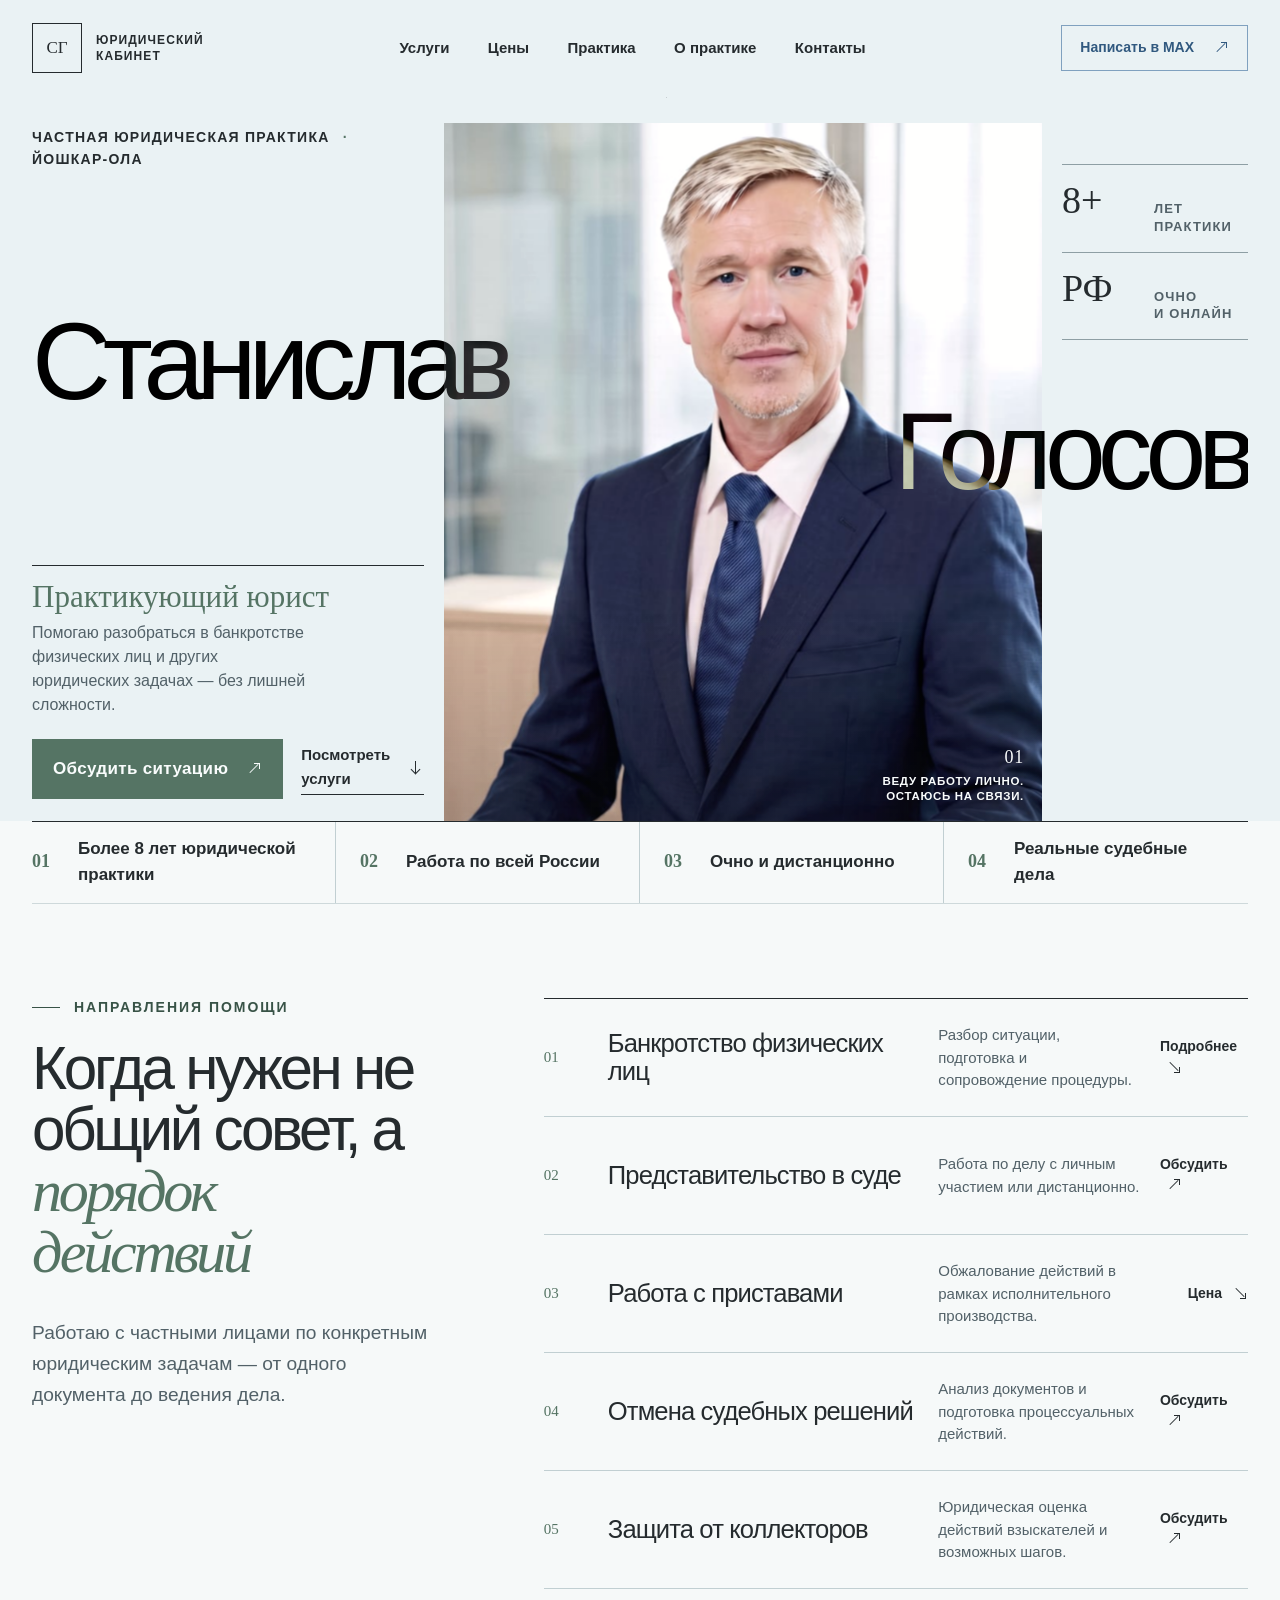
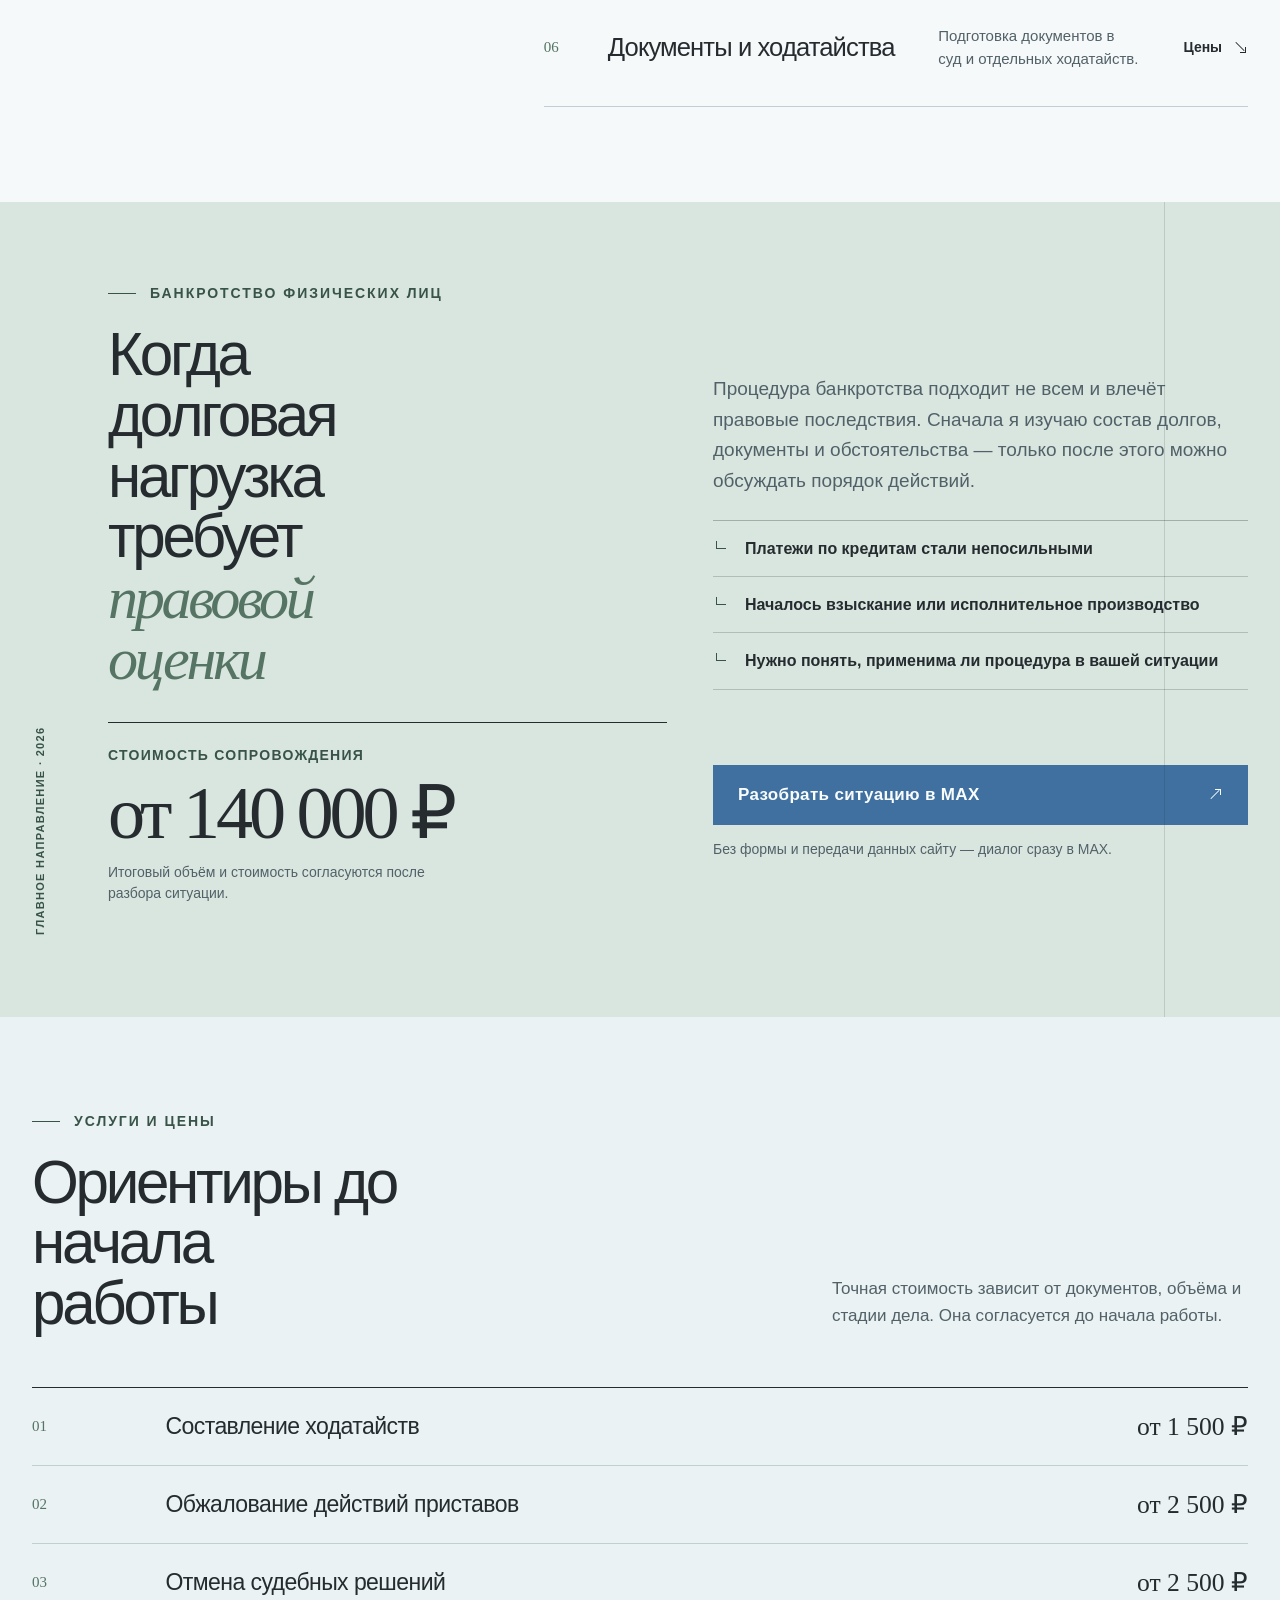
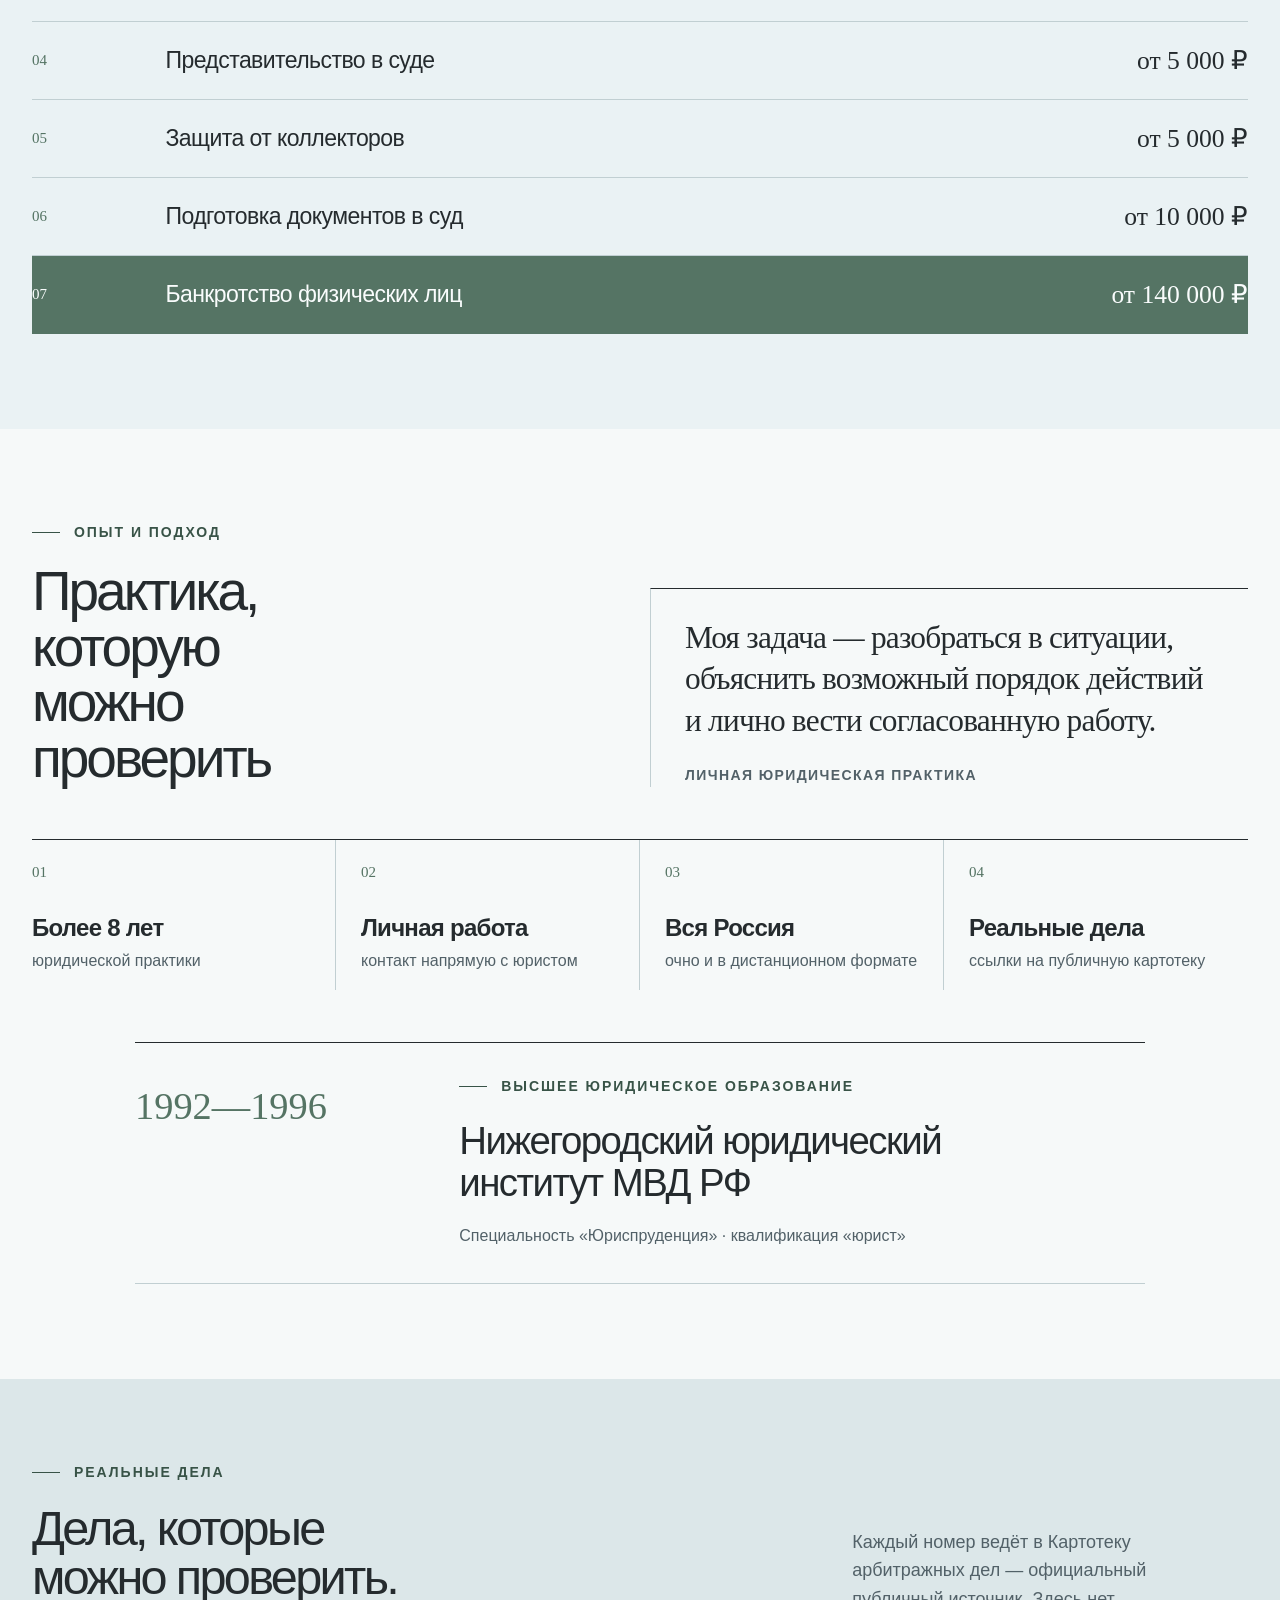
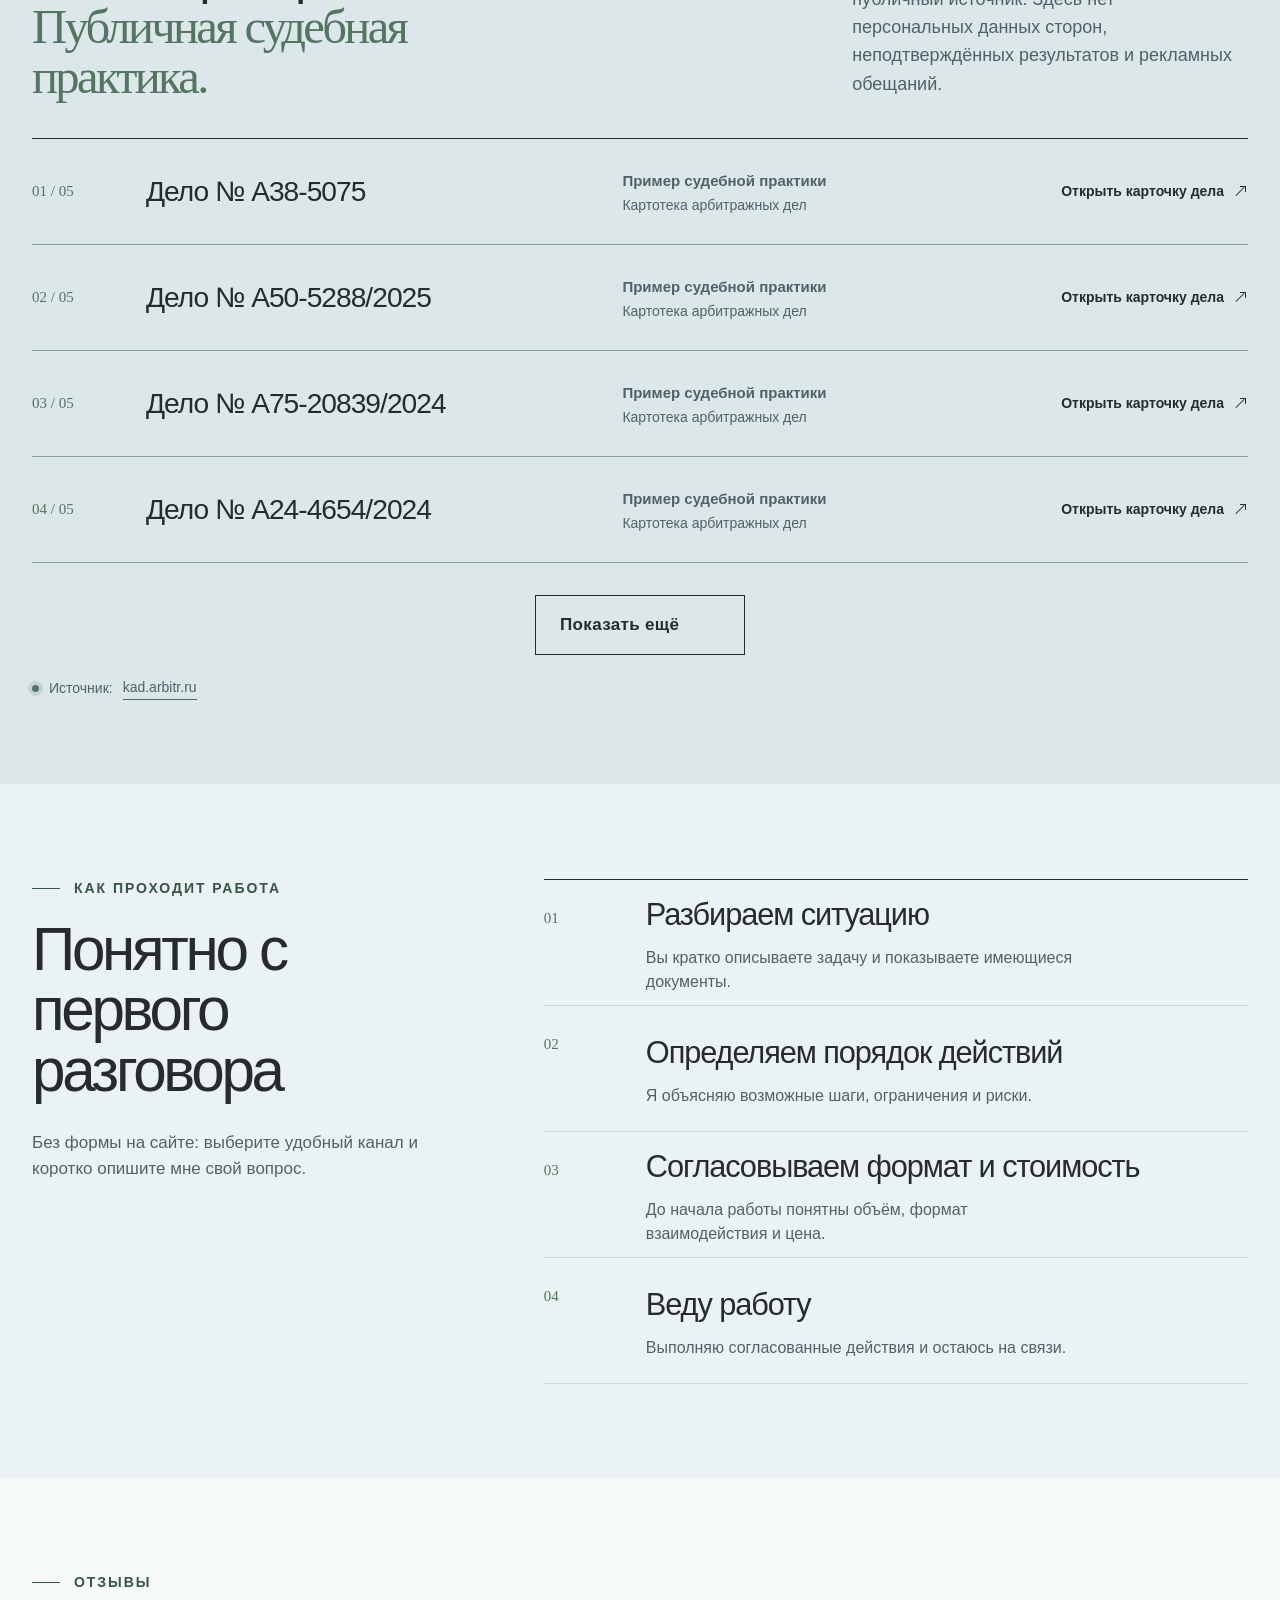
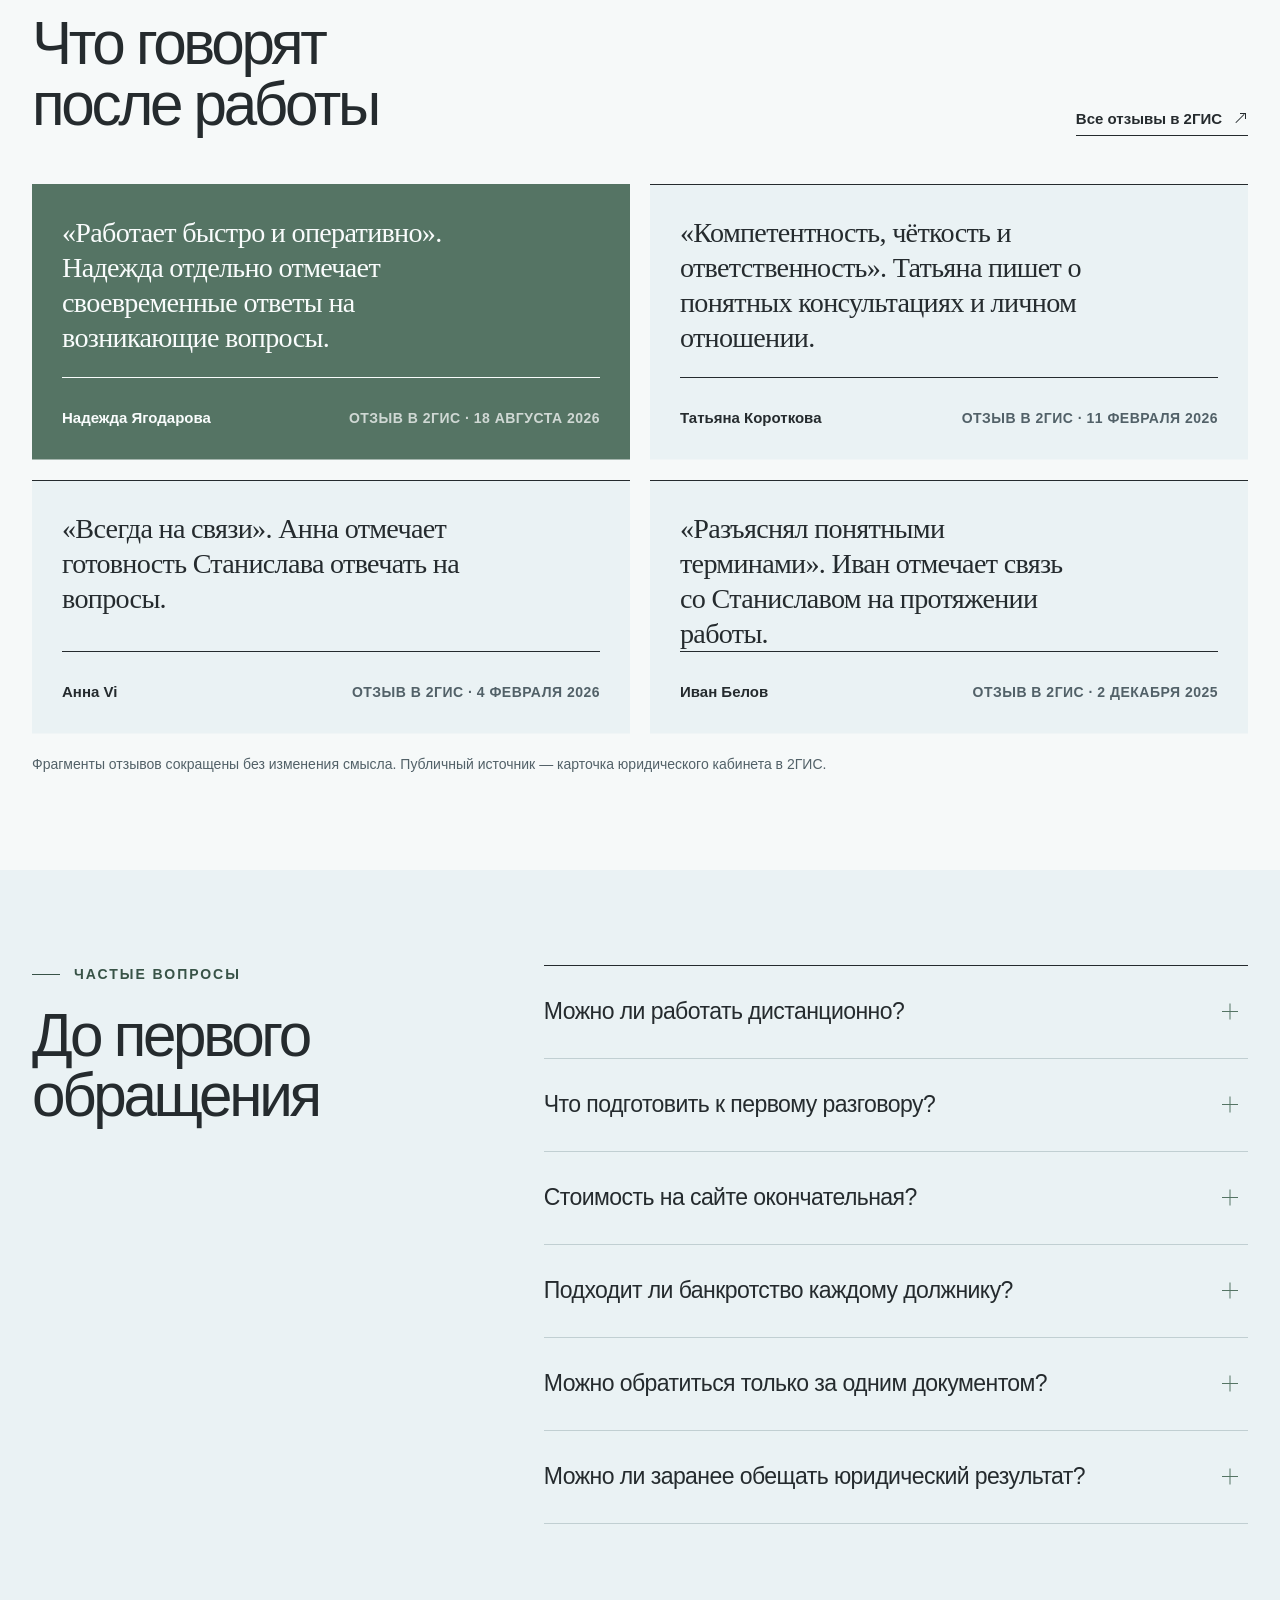
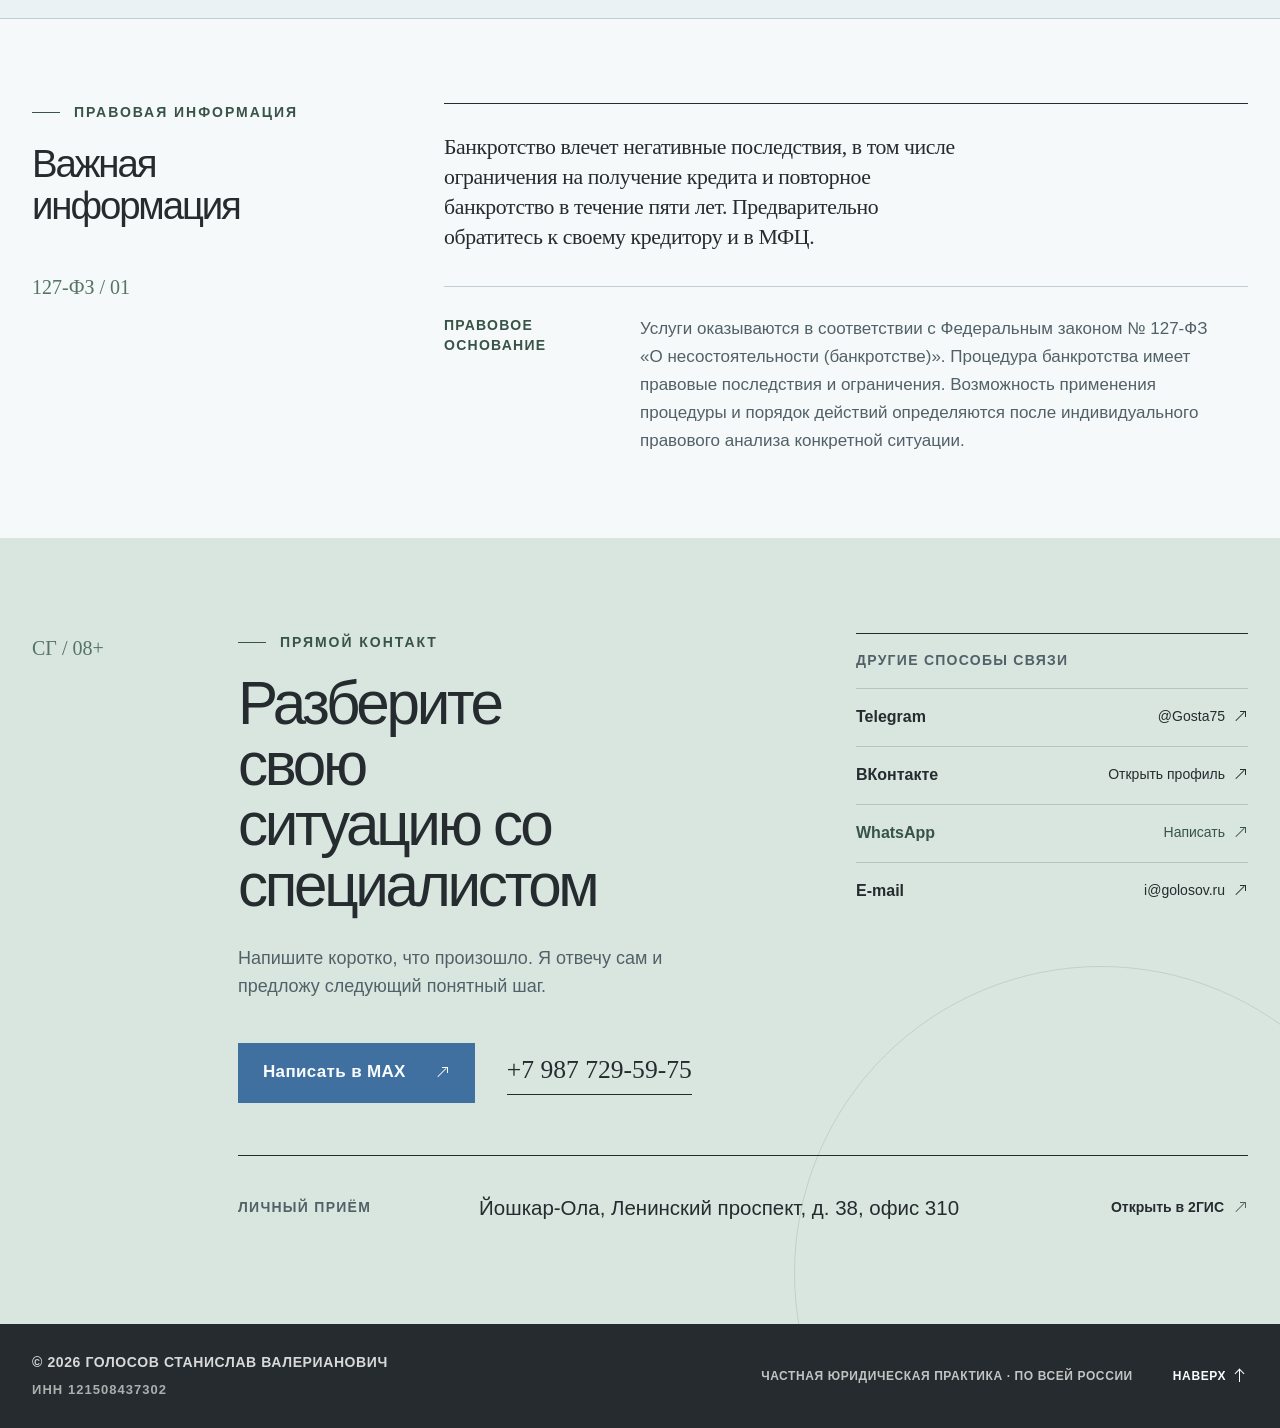
<file: index.html>
<!doctype html>
<html lang="ru">
<head>
  <meta charset="utf-8">
  <meta name="viewport" content="width=device-width, initial-scale=1, viewport-fit=cover">
  <title>Станислав Голосов — частный юрист в Йошкар-Оле</title>
  <meta name="description" content="Частная юридическая практика Станислава Голосова: банкротство физических лиц, представительство в суде, работа с приставами и подготовка документов. Очно и онлайн по всей России.">
  <meta name="theme-color" content="#eaf2f4">
  <link rel="canonical" href="https://golosov.ru/">
  <link rel="icon" type="image/png" href="assets/icons/favicon.png">
  <meta property="og:type" content="website">
  <meta property="og:locale" content="ru_RU">
  <meta property="og:title" content="Станислав Голосов — частный юрист">
  <meta property="og:description" content="Более 8 лет юридической практики. Очно в Йошкар-Оле и онлайн по всей России.">
  <meta property="og:url" content="https://golosov.ru/">
  <meta property="og:image" content="https://golosov.ru/assets/images/stanislav-golosov-1440.webp">
  <link rel="preload" as="image" href="assets/images/stanislav-golosov-960.webp" imagesrcset="assets/images/stanislav-golosov-960.webp 960w, assets/images/stanislav-golosov-1440.webp 1440w" imagesizes="(max-width: 767px) 92vw, 48vw">
  <link rel="stylesheet" href="styles.css?v=6">
  <!-- Yandex.Metrika counter -->
  <script type="text/javascript">
  (function(m,e,t,r,i,k,a){
    m[i]=m[i]||function(){(m[i].a=m[i].a||[]).push(arguments)};
    m[i].l=1*new Date();
    for (var j=0; j<document.scripts.length; j++) {
      if (document.scripts[j].src === r) { return; }
    }
    k=e.createElement(t),a=e.getElementsByTagName(t)[0],
    k.async=1,k.src=r,a.parentNode.insertBefore(k,a)
  })(window, document, 'script', 'https://mc.yandex.ru/metrika/tag.js?id=112151127', 'ym');

  ym(112151127, 'init', {
    ssr:true,
    webvisor:true,
    clickmap:true,
    ecommerce:"dataLayer",
    accurateTrackBounce:true,
    trackLinks:true
  });
  </script>
  <!-- /Yandex.Metrika counter -->
  <script type="application/ld+json">
  {
    "@context": "https://schema.org",
    "@type": "LegalService",
    "name": "Юридический кабинет Голосова С.В.",
    "description": "Частная юридическая практика: банкротство физических лиц и другие юридические услуги.",
    "telephone": "+7-987-729-59-75",
    "email": "i@golosov.ru",
    "areaServed": "RU",
    "address": {
      "@type": "PostalAddress",
      "addressLocality": "Йошкар-Ола",
      "streetAddress": "Ленинский проспект, 38, офис 310",
      "addressCountry": "RU"
    },
    "sameAs": [
      "https://t.me/Gosta75",
      "https://vk.ru/id805548457",
      "https://max.ru/u/f9LHodD0cOIKSJQ9RvOw9SyyzW9dTgEjVx1R06o_StnR8i8suSvSBPtLwhY",
      "https://2gis.ru/yoshkarola/firm/70000001098200868"
    ]
  }
  </script>
</head>
<body>
  <noscript><div><img src="https://mc.yandex.ru/watch/112151127" style="position:absolute; left:-9999px;" alt=""></div></noscript>
  <a class="skip-link" href="#main">Перейти к содержанию</a>
  <div class="scroll-progress" aria-hidden="true"><span></span></div>

  <header class="site-header" data-header>
    <div class="shell header-inner">
      <a class="brand" href="#top" aria-label="Станислав Голосов — на главную">
        <span class="brand-mark" aria-hidden="true">СГ</span>
        <span class="brand-copy">Юридический<br>кабинет</span>
      </a>
      <button class="menu-toggle" type="button" aria-expanded="false" aria-controls="site-nav" data-menu-toggle>
        <span>Меню</span><i aria-hidden="true"></i>
      </button>
      <nav class="site-nav" id="site-nav" aria-label="Основная навигация" data-nav>
        <a href="#help">Услуги</a>
        <a href="#prices">Цены</a>
        <a href="#practice">Практика</a>
        <a href="#about">О практике</a>
        <a href="#contacts">Контакты</a>
      </nav>
      <a class="header-contact" href="https://max.ru/u/f9LHodD0cOIKSJQ9RvOw9SyyzW9dTgEjVx1R06o_StnR8i8suSvSBPtLwhY" target="_blank" rel="noopener noreferrer">Написать в MAX <span class="arrow-icon arrow-icon--external" aria-hidden="true"></span></a>
    </div>
  </header>

  <main id="main">
    <section class="hero" id="top" aria-labelledby="hero-title">
      <div class="shell hero-grid">
        <p class="hero-kicker reveal-text" data-reveal="text">Частная юридическая практика <span>·</span> Йошкар-Ола</p>

        <h1 class="hero-title" id="hero-title">
          <span class="hero-name hero-name-first" data-reveal="name">Станислав</span>
          <span class="hero-name hero-name-last" data-reveal="name">Голосов</span>
        </h1>

        <figure class="hero-portrait" data-portrait>
          <picture>
            <source data-cms-portrait-source srcset="assets/images/stanislav-golosov-960.webp 960w, assets/images/stanislav-golosov-1440.webp 1440w" sizes="(max-width: 767px) 92vw, 48vw" type="image/webp">
            <img data-cms-portrait src="assets/images/stanislav-golosov-960.webp" width="960" height="1440" alt="Юрист Станислав Голосов" fetchpriority="high">
          </picture>
          <figcaption><span aria-hidden="true">01</span> Веду работу лично.<br>Остаюсь на связи.</figcaption>
        </figure>

        <div class="hero-role" data-reveal="line">
          <span>Практикующий юрист</span>
          <p>Помогаю разобраться в банкротстве физических лиц и других юридических задачах — без лишней сложности.</p>
        </div>

        <div class="hero-meta" aria-label="Ключевые факты">
          <div><strong>8+</strong><span>лет<br>практики</span></div>
          <div><strong>РФ</strong><span>очно<br>и онлайн</span></div>
        </div>

        <div class="hero-actions" data-reveal="actions">
          <a class="button button-primary" href="https://max.ru/u/f9LHodD0cOIKSJQ9RvOw9SyyzW9dTgEjVx1R06o_StnR8i8suSvSBPtLwhY" target="_blank" rel="noopener noreferrer">Обсудить ситуацию <span class="arrow-icon arrow-icon--external" aria-hidden="true"></span></a>
          <a class="text-link" href="#help">Посмотреть услуги <span class="arrow-icon arrow-icon--down" aria-hidden="true"></span></a>
        </div>
      </div>
    </section>

    <section class="proof" aria-label="О практике">
      <div class="shell proof-line" data-reveal="rule">
        <p><span>01</span> Более 8 лет юридической практики</p>
        <p><span>02</span> Работа по всей России</p>
        <p><span>03</span> Очно и дистанционно</p>
        <p><span>04</span> Реальные судебные дела</p>
      </div>
    </section>

    <section class="section help" id="help" aria-labelledby="help-title">
      <div class="shell section-grid">
        <div class="section-intro">
          <p class="eyebrow">Направления помощи</p>
          <h2 id="help-title">Когда нужен не общий совет, а <em>порядок действий</em></h2>
          <p class="section-lead">Работаю с частными лицами по конкретным юридическим задачам — от одного документа до ведения дела.</p>
        </div>
        <div class="service-index">
          <article class="service-row" data-reveal="row">
            <span class="service-number">01</span>
            <h3>Банкротство физических лиц</h3>
            <p>Разбор ситуации, подготовка и сопровождение процедуры.</p>
            <a href="#bankruptcy" aria-label="Подробнее о банкротстве физических лиц">Подробнее <span class="arrow-icon arrow-icon--down-right" aria-hidden="true"></span></a>
          </article>
          <article class="service-row" data-reveal="row">
            <span class="service-number">02</span>
            <h3>Представительство в суде</h3>
            <p>Работа по делу с личным участием или дистанционно.</p>
            <a href="#contacts" aria-label="Обсудить представительство в суде">Обсудить <span class="arrow-icon arrow-icon--external" aria-hidden="true"></span></a>
          </article>
          <article class="service-row" data-reveal="row">
            <span class="service-number">03</span>
            <h3>Работа с приставами</h3>
            <p>Обжалование действий в рамках исполнительного производства.</p>
            <a href="#prices" aria-label="Посмотреть цену работы с приставами">Цена <span class="arrow-icon arrow-icon--down-right" aria-hidden="true"></span></a>
          </article>
          <article class="service-row" data-reveal="row">
            <span class="service-number">04</span>
            <h3>Отмена судебных решений</h3>
            <p>Анализ документов и подготовка процессуальных действий.</p>
            <a href="#contacts" aria-label="Обсудить отмену судебного решения">Обсудить <span class="arrow-icon arrow-icon--external" aria-hidden="true"></span></a>
          </article>
          <article class="service-row" data-reveal="row">
            <span class="service-number">05</span>
            <h3>Защита от коллекторов</h3>
            <p>Юридическая оценка действий взыскателей и возможных шагов.</p>
            <a href="#contacts" aria-label="Обсудить защиту от коллекторов">Обсудить <span class="arrow-icon arrow-icon--external" aria-hidden="true"></span></a>
          </article>
          <article class="service-row" data-reveal="row">
            <span class="service-number">06</span>
            <h3>Документы и ходатайства</h3>
            <p>Подготовка документов в суд и отдельных ходатайств.</p>
            <a href="#prices" aria-label="Посмотреть цены на документы и ходатайства">Цены <span class="arrow-icon arrow-icon--down-right" aria-hidden="true"></span></a>
          </article>
        </div>
      </div>
    </section>

    <section class="bankruptcy section" id="bankruptcy" aria-labelledby="bankruptcy-title">
      <div class="shell bankruptcy-grid">
        <p class="vertical-note" aria-hidden="true">Главное направление · 2026</p>
        <div class="bankruptcy-heading">
          <p class="eyebrow">Банкротство физических лиц</p>
          <h2 id="bankruptcy-title">Когда долговая нагрузка требует <em>правовой оценки</em></h2>
        </div>
        <div class="bankruptcy-copy">
          <p>Процедура банкротства подходит не всем и влечёт правовые последствия. Сначала я изучаю состав долгов, документы и обстоятельства — только после этого можно обсуждать порядок действий.</p>
          <ul class="situation-list">
            <li>Платежи по кредитам стали непосильными</li>
            <li>Началось взыскание или исполнительное производство</li>
            <li>Нужно понять, применима ли процедура в вашей ситуации</li>
          </ul>
        </div>
        <div class="bankruptcy-price" data-reveal="price">
          <span>Стоимость сопровождения</span>
          <strong data-bankruptcy-price>от 140 000 ₽</strong>
          <small>Итоговый объём и стоимость согласуются после разбора ситуации.</small>
        </div>
        <div class="bankruptcy-action">
          <a class="button button-max" href="https://max.ru/u/f9LHodD0cOIKSJQ9RvOw9SyyzW9dTgEjVx1R06o_StnR8i8suSvSBPtLwhY" target="_blank" rel="noopener noreferrer">Разобрать ситуацию в MAX <span class="arrow-icon arrow-icon--external" aria-hidden="true"></span></a>
          <p>Без формы и передачи данных сайту — диалог сразу в MAX.</p>
        </div>
      </div>
    </section>

    <section class="section prices" id="prices" aria-labelledby="prices-title">
      <div class="shell">
        <div class="prices-head">
          <div>
            <p class="eyebrow">Услуги и цены</p>
            <h2 id="prices-title">Ориентиры до начала работы</h2>
          </div>
          <p>Точная стоимость зависит от документов, объёма и стадии дела. Она согласуется до начала работы.</p>
        </div>
        <ol class="price-list" data-price-list>
          <li data-reveal="price-row"><span>01</span><h3>Составление ходатайств</h3><strong>от 1 500 ₽</strong></li>
          <li data-reveal="price-row"><span>02</span><h3>Обжалование действий приставов</h3><strong>от 2 500 ₽</strong></li>
          <li data-reveal="price-row"><span>03</span><h3>Отмена судебных решений</h3><strong>от 2 500 ₽</strong></li>
          <li data-reveal="price-row"><span>04</span><h3>Представительство в суде</h3><strong>от 5 000 ₽</strong></li>
          <li data-reveal="price-row"><span>05</span><h3>Защита от коллекторов</h3><strong>от 5 000 ₽</strong></li>
          <li data-reveal="price-row"><span>06</span><h3>Подготовка документов в суд</h3><strong>от 10 000 ₽</strong></li>
          <li class="price-main" data-reveal="price-row"><span>07</span><h3>Банкротство физических лиц</h3><strong>от 140 000 ₽</strong></li>
        </ol>
      </div>
    </section>

    <section class="section about" id="about" aria-labelledby="about-title">
      <div class="shell about-grid">
        <div class="about-title-block">
          <p class="eyebrow">Опыт и подход</p>
          <h2 id="about-title">Практика, которую можно проверить</h2>
        </div>
        <div class="about-statement" data-reveal="quote">
          <p>Моя задача — разобраться в ситуации, объяснить возможный порядок действий и лично вести согласованную работу.</p>
          <span>Личная юридическая практика</span>
        </div>
        <div class="about-facts">
          <article><span>01</span><h3>Более 8 лет</h3><p>юридической практики</p></article>
          <article><span>02</span><h3>Личная работа</h3><p>контакт напрямую с юристом</p></article>
          <article><span>03</span><h3>Вся Россия</h3><p>очно и в дистанционном формате</p></article>
          <article><span>04</span><h3>Реальные дела</h3><p>ссылки на публичную картотеку</p></article>
        </div>
        <div class="education" data-reveal="rule">
          <p class="education-year">1992—1996</p>
          <div>
            <p class="eyebrow">Высшее юридическое образование</p>
            <h3>Нижегородский юридический институт МВД РФ</h3>
            <p>Специальность «Юриспруденция» · квалификация «юрист»</p>
          </div>
        </div>
      </div>
    </section>

    <section class="section practice" id="practice" aria-labelledby="practice-title">
      <div class="shell">
        <div class="practice-head">
          <div>
            <p class="eyebrow">Реальные дела</p>
            <h2 id="practice-title">Дела, которые можно проверить.<br><span class="practice-accent">Публичная судебная практика.</span></h2>
          </div>
          <p>Каждый номер ведёт в Картотеку арбитражных дел — официальный публичный источник. Здесь нет персональных данных сторон, неподтверждённых результатов и рекламных обещаний.</p>
        </div>
        <p class="case-load-state" data-case-status aria-live="polite" hidden></p>
        <div class="case-list" aria-label="Примеры судебной практики" data-case-list>
          <a class="case-row" href="https://kad.arbitr.ru/Card/c5ef7333-0191-4671-afa0-a3dc3cf069fd" target="_blank" rel="noopener noreferrer" data-reveal="case">
            <span class="case-index">01 / 05</span><strong>Дело № А38-5075</strong><span class="case-meta"><b>Пример судебной практики</b><small>Картотека арбитражных дел</small></span><i>Открыть карточку дела <span class="arrow-icon arrow-icon--external" aria-hidden="true"></span></i>
          </a>
          <a class="case-row" href="https://kad.arbitr.ru/Card/991e6bd1-fd62-4ce6-913d-b4b1e4a4e1ad" target="_blank" rel="noopener noreferrer" data-reveal="case">
            <span class="case-index">02 / 05</span><strong>Дело № А50-5288/2025</strong><span class="case-meta"><b>Пример судебной практики</b><small>Картотека арбитражных дел</small></span><i>Открыть карточку дела <span class="arrow-icon arrow-icon--external" aria-hidden="true"></span></i>
          </a>
          <a class="case-row" href="https://kad.arbitr.ru/Card/5af83e6a-9fbe-4f1d-be33-37146340165c" target="_blank" rel="noopener noreferrer" data-reveal="case">
            <span class="case-index">03 / 05</span><strong>Дело № А75-20839/2024</strong><span class="case-meta"><b>Пример судебной практики</b><small>Картотека арбитражных дел</small></span><i>Открыть карточку дела <span class="arrow-icon arrow-icon--external" aria-hidden="true"></span></i>
          </a>
          <a class="case-row" href="https://kad.arbitr.ru/Card/8244ca30-3bf6-4665-8fa5-1a1f96739676" target="_blank" rel="noopener noreferrer" data-reveal="case">
            <span class="case-index">04 / 05</span><strong>Дело № А24-4654/2024</strong><span class="case-meta"><b>Пример судебной практики</b><small>Картотека арбитражных дел</small></span><i>Открыть карточку дела <span class="arrow-icon arrow-icon--external" aria-hidden="true"></span></i>
          </a>
          <a class="case-row" href="https://kad.arbitr.ru/Card/050a8315-6b05-431b-a5e9-4367443eb432" target="_blank" rel="noopener noreferrer" data-reveal="case">
            <span class="case-index">05 / 05</span><strong>Дело № А67-2643/2025</strong><span class="case-meta"><b>Пример судебной практики</b><small>Картотека арбитражных дел</small></span><i>Открыть карточку дела <span class="arrow-icon arrow-icon--external" aria-hidden="true"></span></i>
          </a>
        </div>
        <div class="case-more-wrap">
          <button class="button case-more" type="button" data-case-more hidden>Показать ещё</button>
        </div>
        <p class="source-note"><span aria-hidden="true"></span> Источник: <a href="https://kad.arbitr.ru/" target="_blank" rel="noopener noreferrer">kad.arbitr.ru</a></p>
      </div>
    </section>

    <section class="section process" id="process" aria-labelledby="process-title">
      <div class="shell process-grid">
        <div class="process-head">
          <p class="eyebrow">Как проходит работа</p>
          <h2 id="process-title">Понятно с первого разговора</h2>
          <p>Без формы на сайте: выберите удобный канал и коротко опишите мне свой вопрос.</p>
        </div>
        <ol class="steps">
          <li data-reveal="step"><span>01</span><div><h3>Разбираем ситуацию</h3><p>Вы кратко описываете задачу и показываете имеющиеся документы.</p></div></li>
          <li data-reveal="step"><span>02</span><div><h3>Определяем порядок действий</h3><p>Я объясняю возможные шаги, ограничения и риски.</p></div></li>
          <li data-reveal="step"><span>03</span><div><h3>Согласовываем формат и стоимость</h3><p>До начала работы понятны объём, формат взаимодействия и цена.</p></div></li>
          <li data-reveal="step"><span>04</span><div><h3>Веду работу</h3><p>Выполняю согласованные действия и остаюсь на связи.</p></div></li>
        </ol>
      </div>
    </section>

    <section class="section reviews" id="reviews" aria-labelledby="reviews-title">
      <div class="shell">
        <div class="reviews-head">
          <div>
            <p class="eyebrow">Отзывы</p>
            <h2 id="reviews-title">Что говорят после работы</h2>
          </div>
          <a class="text-link" href="https://2gis.ru/yoshkarola/firm/70000001098200868/tab/reviews" target="_blank" rel="noopener noreferrer">Все отзывы в 2ГИС <span class="arrow-icon arrow-icon--external" aria-hidden="true"></span></a>
        </div>
        <div class="review-grid">
          <figure class="review review-featured" data-reveal="review">
            <blockquote>«Работает быстро и оперативно». Надежда отдельно отмечает своевременные ответы на возникающие вопросы.</blockquote>
            <figcaption><strong>Надежда Ягодарова</strong><span>Отзыв в 2ГИС · 18 августа 2026</span></figcaption>
          </figure>
          <figure class="review" data-reveal="review">
            <blockquote>«Компетентность, чёткость и ответственность». Татьяна пишет о понятных консультациях и личном отношении.</blockquote>
            <figcaption><strong>Татьяна Короткова</strong><span>Отзыв в 2ГИС · 11 февраля 2026</span></figcaption>
          </figure>
          <figure class="review" data-reveal="review">
            <blockquote>«Всегда на связи». Анна отмечает готовность Станислава отвечать на вопросы.</blockquote>
            <figcaption><strong>Анна Vi</strong><span>Отзыв в 2ГИС · 4 февраля 2026</span></figcaption>
          </figure>
          <figure class="review" data-reveal="review">
            <blockquote>«Разъяснял понятными терминами». Иван отмечает связь со Станиславом на протяжении работы.</blockquote>
            <figcaption><strong>Иван Белов</strong><span>Отзыв в 2ГИС · 2 декабря 2025</span></figcaption>
          </figure>
        </div>
        <p class="reviews-source">Фрагменты отзывов сокращены без изменения смысла. Публичный источник — карточка юридического кабинета в 2ГИС.</p>
      </div>
    </section>

    <section class="section faq" id="faq" aria-labelledby="faq-title">
      <div class="shell faq-grid">
        <div>
          <p class="eyebrow">Частые вопросы</p>
          <h2 id="faq-title">До первого обращения</h2>
        </div>
        <div class="faq-list">
          <details>
            <summary>Можно ли работать дистанционно?<span aria-hidden="true"></span></summary>
            <p>Да. Я работаю по всей России: как с личным участием, так и онлайн, в том числе без участия сторон в судах, когда это допускает формат дела.</p>
          </details>
          <details>
            <summary>Что подготовить к первому разговору?<span aria-hidden="true"></span></summary>
            <p>Короткое описание ситуации, ключевые даты и документы, которые уже есть. Если чего-то не хватает, я подскажу, что понадобится дальше.</p>
          </details>
          <details>
            <summary>Стоимость на сайте окончательная?<span aria-hidden="true"></span></summary>
            <p>Указаны стартовые ориентиры. Точная цена зависит от объёма документов, стадии дела и нужного формата работы; её согласуют до начала работы.</p>
          </details>
          <details>
            <summary>Подходит ли банкротство каждому должнику?<span aria-hidden="true"></span></summary>
            <p>Нет. Возможность и последствия процедуры нужно оценивать по конкретным обстоятельствам, составу долгов и документам.</p>
          </details>
          <details>
            <summary>Можно обратиться только за одним документом?<span aria-hidden="true"></span></summary>
            <p>Да. В перечне услуг есть подготовка ходатайств и документов в суд без обязательного полного сопровождения дела.</p>
          </details>
          <details>
            <summary>Можно ли заранее обещать юридический результат?<span aria-hidden="true"></span></summary>
            <p>Юридический результат нельзя обещать заранее. После изучения ситуации я объясню возможные действия, риски и порядок работы.</p>
          </details>
        </div>
      </div>
    </section>

    <section class="legal-info" id="legal-info" aria-labelledby="legal-info-title">
      <div class="shell legal-grid">
        <div class="legal-head">
          <p class="eyebrow">Правовая информация</p>
          <h2 class="legal-heading" id="legal-info-title">Важная информация</h2>
          <p class="legal-code" aria-hidden="true">127-ФЗ / 01</p>
        </div>
        <div class="legal-content">
          <p class="legal-notice">Банкротство влечет негативные последствия, в том числе ограничения на получение кредита и повторное банкротство в течение пяти лет. Предварительно обратитесь к своему кредитору и в МФЦ.</p>
          <div class="legal-explanation">
            <span>Правовое основание</span>
            <p>Услуги оказываются в соответствии с Федеральным законом № 127-ФЗ «О несостоятельности (банкротстве)». Процедура банкротства имеет правовые последствия и ограничения. Возможность применения процедуры и порядок действий определяются после индивидуального правового анализа конкретной ситуации.</p>
          </div>
        </div>
      </div>
    </section>

    <section class="contact-section" id="contacts" aria-labelledby="contact-title">
      <div class="shell contact-grid">
        <p class="contact-code" aria-hidden="true">СГ / 08+</p>
        <div class="contact-main">
          <p class="eyebrow">Прямой контакт</p>
          <h2 id="contact-title">Разберите свою ситуацию со специалистом</h2>
          <p>Напишите коротко, что произошло. Я отвечу сам и предложу следующий понятный шаг.</p>
          <div class="contact-primary">
            <a class="button button-max" href="https://max.ru/u/f9LHodD0cOIKSJQ9RvOw9SyyzW9dTgEjVx1R06o_StnR8i8suSvSBPtLwhY" target="_blank" rel="noopener noreferrer">Написать в MAX <span class="arrow-icon arrow-icon--external" aria-hidden="true"></span></a>
            <a class="phone-link" href="tel:+79877295975">+7 987 729-59-75</a>
          </div>
        </div>
        <div class="contact-channels">
          <p class="contact-label">Другие способы связи</p>
          <a href="https://t.me/Gosta75" target="_blank" rel="noopener noreferrer"><span>Telegram</span><i>@Gosta75 <span class="arrow-icon arrow-icon--external" aria-hidden="true"></span></i></a>
          <a href="https://vk.ru/id805548457" target="_blank" rel="noopener noreferrer"><span>ВКонтакте</span><i>Открыть профиль <span class="arrow-icon arrow-icon--external" aria-hidden="true"></span></i></a>
          <a class="contact-channel-whatsapp" href="https://wa.me/79877295975" target="_blank" rel="noopener noreferrer"><span>WhatsApp</span><i>Написать <span class="arrow-icon arrow-icon--external" aria-hidden="true"></span></i></a>
          <a href="mailto:i@golosov.ru"><span>E-mail</span><i>i@golosov.ru <span class="arrow-icon arrow-icon--external" aria-hidden="true"></span></i></a>
        </div>
        <address class="contact-address">
          <span>Личный приём</span>
          <strong>Йошкар-Ола, Ленинский проспект, д. 38, офис 310</strong>
          <a href="https://2gis.ru/yoshkarola/firm/70000001098200868" target="_blank" rel="noopener noreferrer">Открыть в 2ГИС <span class="arrow-icon arrow-icon--external" aria-hidden="true"></span></a>
        </address>
      </div>
    </section>
  </main>

  <footer class="site-footer">
    <div class="shell footer-inner">
      <div class="footer-identity">
        <p>© <span data-year>2026</span> Голосов Станислав Валерианович</p>
        <p class="footer-inn">ИНН 121508437302</p>
      </div>
      <p class="footer-note">Частная юридическая практика · По всей России</p>
      <a href="#top">Наверх <span class="arrow-icon arrow-icon--up" aria-hidden="true"></span></a>
    </div>
  </footer>

  <script src="cms-config.js?v=1" defer></script>
  <script src="script.js?v=4" defer></script>
  <script src="cms-public.js?v=3" defer></script>
</body>
</html>
</file>
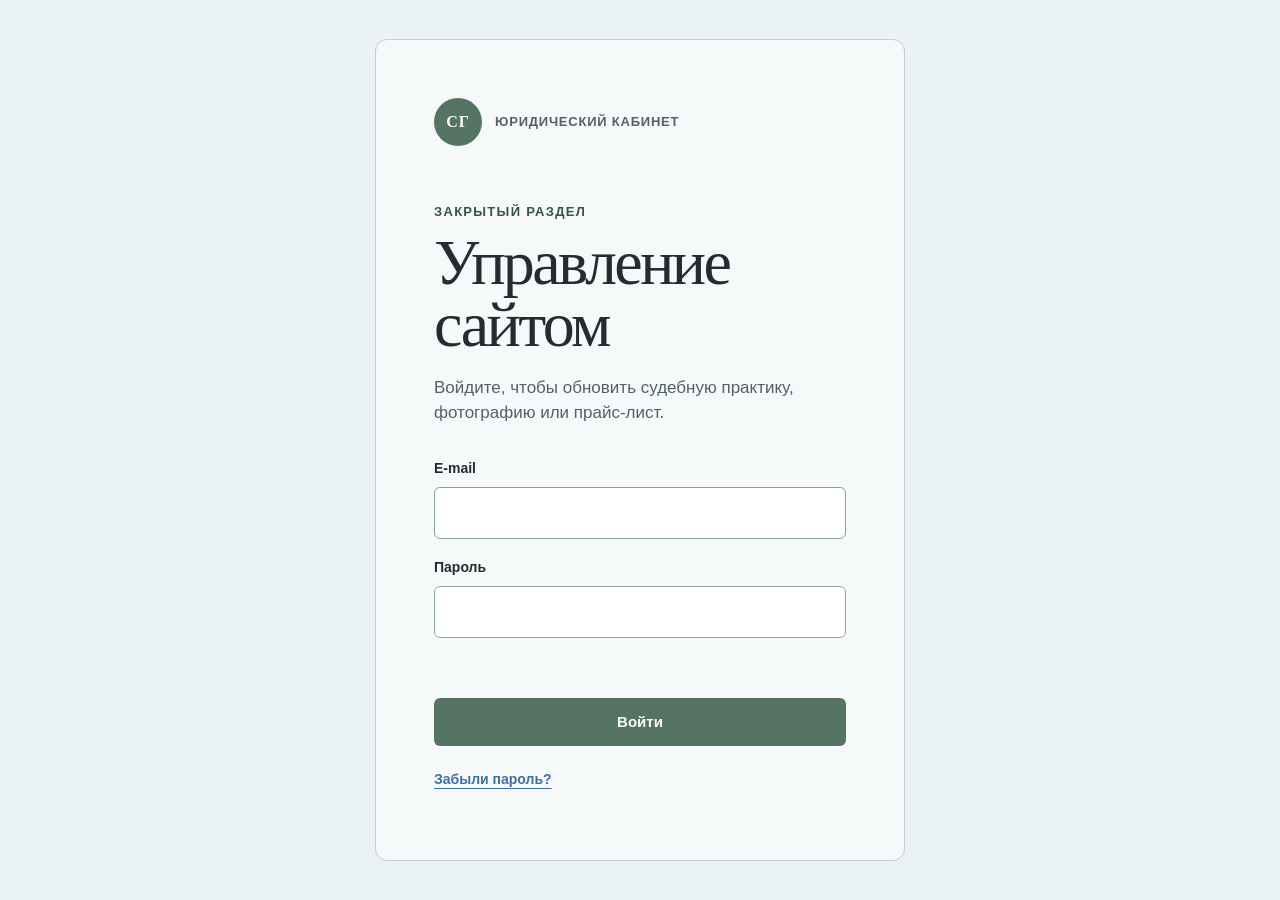
<file: admin/index.html>
<!doctype html>
<html lang="ru">
<head>
  <meta charset="utf-8">
  <meta name="viewport" content="width=device-width, initial-scale=1, viewport-fit=cover">
  <meta name="robots" content="noindex, nofollow, noarchive">
  <meta name="theme-color" content="#eaf2f4">
  <meta http-equiv="Content-Security-Policy" content="default-src 'self'; script-src 'self'; style-src 'self'; img-src 'self' data: blob: https://phflcjspzmyovdplsdze.supabase.co; connect-src 'self' https://phflcjspzmyovdplsdze.supabase.co wss://phflcjspzmyovdplsdze.supabase.co; base-uri 'none'; form-action 'self'; object-src 'none'">
  <title>Управление сайтом — Станислав Голосов</title>
  <link rel="icon" type="image/png" href="../assets/icons/favicon.png">
  <link rel="stylesheet" href="admin.css?v=3">
</head>
<body>
  <a class="skip-link" href="#admin-main">Перейти к содержанию</a>

  <main id="admin-main">
    <section class="login-view" data-login-view>
      <div class="login-card">
        <div class="admin-brand" aria-label="Юридический кабинет Станислава Голосова">
          <span class="admin-brand-mark" aria-hidden="true">СГ</span>
          <span>Юридический кабинет</span>
        </div>
        <div class="login-panel" data-login-panel>
          <p class="eyebrow">Закрытый раздел</p>
          <h1>Управление сайтом</h1>
          <p class="login-intro">Войдите, чтобы обновить судебную практику, фотографию или прайс-лист.</p>

          <form class="login-form" data-login-form novalidate>
            <label>
              <span>E-mail</span>
              <input type="email" name="email" autocomplete="username" inputmode="email" maxlength="254" required>
            </label>
            <label>
              <span>Пароль</span>
              <input type="password" name="password" autocomplete="current-password" minlength="8" maxlength="200" required>
            </label>
            <p class="form-message" data-login-message aria-live="polite"></p>
            <button class="admin-button admin-button-primary" type="submit" data-login-submit>Войти</button>
          </form>
          <button class="text-action login-secondary" type="button" data-open-reset>Забыли пароль?</button>
        </div>

        <div class="login-panel" data-reset-panel hidden>
          <p class="eyebrow">Восстановление доступа</p>
          <h1>Получить письмо</h1>
          <p class="login-intro">Укажите e-mail учётной записи. Supabase отправит защищённую ссылку для создания нового пароля.</p>
          <form class="login-form" data-reset-form novalidate>
            <label>
              <span>E-mail</span>
              <input type="email" name="email" autocomplete="email" inputmode="email" maxlength="254" required>
            </label>
            <p class="form-message" data-reset-message aria-live="polite"></p>
            <button class="admin-button admin-button-primary" type="submit" data-reset-submit>Отправить письмо</button>
          </form>
          <button class="text-action login-secondary" type="button" data-back-login>Вернуться ко входу</button>
        </div>

        <div class="login-panel" data-recovery-panel hidden>
          <p class="eyebrow">Новый пароль</p>
          <h1>Восстановление доступа</h1>
          <p class="login-intro">Придумайте новый пароль длиной не менее 8 символов.</p>
          <form class="login-form" data-recovery-form novalidate>
            <label>
              <span>Новый пароль</span>
              <input type="password" name="new_password" autocomplete="new-password" minlength="8" maxlength="200" required>
            </label>
            <label>
              <span>Повторите пароль</span>
              <input type="password" name="confirm_password" autocomplete="new-password" minlength="8" maxlength="200" required>
            </label>
            <p class="form-message" data-recovery-message aria-live="polite"></p>
            <button class="admin-button admin-button-primary" type="submit" data-recovery-submit>Сохранить новый пароль</button>
          </form>
          <button class="text-action login-secondary" type="button" data-recovery-login>Вернуться ко входу</button>
        </div>
      </div>
    </section>

    <section class="admin-view" data-admin-view hidden>
      <header class="admin-header">
        <div class="admin-shell admin-header-inner">
          <div>
            <p class="admin-header-label">Управление сайтом</p>
            <p class="admin-header-name">Станислав Голосов</p>
          </div>
          <div class="admin-header-actions">
            <button class="admin-button admin-button-quiet" type="button" aria-label="Сменить пароль" data-open-password>
              <span class="desktop-action-label">Сменить пароль</span><span class="mobile-action-label" aria-hidden="true">Пароль</span>
            </button>
            <button class="admin-button admin-button-quiet" type="button" data-logout>Выйти</button>
          </div>
        </div>
      </header>

      <div class="admin-shell admin-content">
        <section class="password-panel" data-password-panel aria-labelledby="password-heading" hidden>
          <div class="editor-heading">
            <div>
              <p class="eyebrow">Безопасность учётной записи</p>
              <h2 id="password-heading">Сменить пароль</h2>
              <p>Введите текущий и новый пароль. Значения передаются напрямую в Supabase Auth и не сохраняются в коде сайта.</p>
            </div>
            <button class="icon-button" type="button" data-close-password aria-label="Закрыть смену пароля">×</button>
          </div>
          <form class="password-form" data-password-form novalidate>
            <label class="field password-current">
              <span>Текущий пароль</span>
              <input type="password" name="current_password" autocomplete="current-password" maxlength="200" required>
            </label>
            <label class="field">
              <span>Новый пароль</span>
              <input type="password" name="new_password" autocomplete="new-password" minlength="8" maxlength="200" required>
            </label>
            <label class="field">
              <span>Повторите пароль</span>
              <input type="password" name="confirm_password" autocomplete="new-password" minlength="8" maxlength="200" required>
            </label>
            <p class="form-message" data-password-message aria-live="polite"></p>
            <div class="form-actions">
              <button class="admin-button admin-button-primary" type="submit" data-password-submit>Сохранить новый пароль</button>
              <button class="admin-button admin-button-quiet" type="button" data-cancel-password>Отмена</button>
            </div>
          </form>
        </section>

        <nav class="admin-tabs" aria-label="Разделы управления">
          <button type="button" class="admin-tab is-active" data-tab="cases" aria-selected="true">Судебная практика</button>
          <button type="button" class="admin-tab" data-tab="photo" aria-selected="false">Фотография</button>
          <button type="button" class="admin-tab" data-tab="prices" aria-selected="false">Прайс-лист</button>
        </nav>

        <section class="admin-panel" data-panel="cases" aria-labelledby="cases-heading">
          <div class="panel-heading">
            <div>
              <p class="eyebrow">Публичный раздел</p>
              <h2 id="cases-heading">Судебная практика</h2>
              <p>На сайте дела показываются по четыре, в установленном здесь порядке.</p>
            </div>
            <button class="admin-button admin-button-primary" type="button" data-add-case>+ Добавить дело</button>
          </div>

          <div class="case-editor" data-case-editor hidden>
            <div class="editor-heading">
              <h3 data-case-form-title>Новое дело</h3>
              <button class="icon-button" type="button" data-close-editor aria-label="Закрыть форму">×</button>
            </div>
            <form data-case-form novalidate>
              <input type="hidden" name="id">
              <div class="form-grid">
                <label class="field">
                  <span>Номер дела <b aria-hidden="true">*</b></span>
                  <input type="text" name="case_number" maxlength="120" placeholder="А38-5075" required>
                </label>
                <label class="field">
                  <span>Порядок</span>
                  <input type="number" name="sort_order" min="-100000" max="100000" step="1" value="100">
                  <small>Меньшее число показывается выше.</small>
                </label>
                <label class="field field-wide">
                  <span>Короткая информация <b aria-hidden="true">*</b></span>
                  <input type="text" name="label" maxlength="180" value="Пример судебной практики" required>
                </label>
                <label class="field field-wide">
                  <span>Суд / источник <b aria-hidden="true">*</b></span>
                  <input type="text" name="source" maxlength="120" value="Картотека арбитражных дел" required>
                </label>
                <label class="field field-wide">
                  <span>Ссылка на карточку дела <b aria-hidden="true">*</b></span>
                  <input type="url" name="url" maxlength="2048" inputmode="url" placeholder="https://kad.arbitr.ru/Card/..." required>
                </label>
                <label class="check-field field-wide">
                  <input type="checkbox" name="is_published" checked>
                  <span>Показывать дело на сайте</span>
                </label>
              </div>
              <p class="form-message" data-case-form-message aria-live="polite"></p>
              <div class="form-actions">
                <button class="admin-button admin-button-primary" type="submit" data-save-case>Сохранить</button>
                <button class="admin-button admin-button-quiet" type="button" data-cancel-case>Отмена</button>
              </div>
            </form>
          </div>

          <p class="panel-state" data-cases-state aria-live="polite">Загружаем дела…</p>
          <div class="admin-case-list" data-admin-case-list></div>
        </section>

        <section class="admin-panel" data-panel="photo" aria-labelledby="photo-heading" hidden>
          <div class="panel-heading">
            <div>
              <p class="eyebrow">Первый экран сайта</p>
              <h2 id="photo-heading">Фотография</h2>
              <p>Новое изображение появится на сайте после успешной загрузки и проверки.</p>
            </div>
          </div>

          <div class="photo-layout">
            <section class="photo-current" aria-labelledby="current-photo-heading">
              <h3 id="current-photo-heading">Текущее фото</h3>
              <div class="photo-frame">
                <img src="../assets/images/stanislav-golosov-960.webp" alt="Текущее фото Станислава Голосова" data-current-photo>
              </div>
            </section>

            <section class="photo-replace" aria-labelledby="replace-photo-heading">
              <h3 id="replace-photo-heading">Заменить фотографию</h3>
              <p>JPG, PNG или WEBP, не более 8 МБ. Перед загрузкой изображение будет оптимизировано.</p>
              <label class="file-picker">
                <input type="file" accept="image/jpeg,image/png,image/webp" data-photo-input>
                <span class="admin-button admin-button-quiet">Выбрать фотографию</span>
              </label>
              <div class="photo-preview" data-photo-preview hidden>
                <img alt="Предпросмотр выбранной фотографии" data-photo-preview-image>
                <p data-photo-file-name></p>
              </div>
              <p class="form-message" data-photo-message aria-live="polite"></p>
              <button class="admin-button admin-button-primary" type="button" data-upload-photo disabled>Загрузить и заменить</button>
            </section>
          </div>
        </section>

        <section class="admin-panel" data-panel="prices" aria-labelledby="prices-heading" hidden>
          <div class="panel-heading">
            <div>
              <p class="eyebrow">Услуги и цены</p>
              <h2 id="prices-heading">Прайс-лист</h2>
              <p>Позиции отображаются на сайте в установленном здесь порядке. Цена может содержать текст, например «от 5 000 ₽».</p>
            </div>
            <button class="admin-button admin-button-primary" type="button" data-add-price>+ Добавить позицию</button>
          </div>

          <div class="case-editor" data-price-editor hidden>
            <div class="editor-heading">
              <h3 data-price-form-title>Новая позиция</h3>
              <button class="icon-button" type="button" data-close-price-editor aria-label="Закрыть форму">×</button>
            </div>
            <form data-price-form novalidate>
              <input type="hidden" name="id">
              <div class="form-grid">
                <label class="field">
                  <span>Название услуги <b aria-hidden="true">*</b></span>
                  <input type="text" name="title" maxlength="160" required>
                </label>
                <label class="field">
                  <span>Порядок</span>
                  <input type="number" name="sort_order" min="-100000" max="100000" step="1" value="100">
                  <small>Меньшее число показывается выше.</small>
                </label>
                <label class="field field-wide">
                  <span>Цена <b aria-hidden="true">*</b></span>
                  <input type="text" name="price" maxlength="80" placeholder="от 5 000 ₽" required>
                </label>
                <label class="check-field field-wide">
                  <input type="checkbox" name="is_featured">
                  <span>Выделить позицию акцентным цветом</span>
                </label>
                <label class="check-field field-wide">
                  <input type="checkbox" name="is_published" checked>
                  <span>Показывать позицию на сайте</span>
                </label>
              </div>
              <p class="form-message" data-price-form-message aria-live="polite"></p>
              <div class="form-actions">
                <button class="admin-button admin-button-primary" type="submit" data-save-price>Сохранить</button>
                <button class="admin-button admin-button-quiet" type="button" data-cancel-price>Отмена</button>
              </div>
            </form>
          </div>

          <p class="panel-state" data-prices-state aria-live="polite">Загружаем прайс-лист…</p>
          <div class="admin-case-list admin-price-list" data-admin-price-list></div>
        </section>
      </div>

      <div class="toast" data-toast role="status" aria-live="polite" hidden></div>
    </section>
  </main>

  <script src="../assets/vendor/supabase-2.112.3.js" defer></script>
  <script src="../cms-config.js?v=1" defer></script>
  <script src="admin.js?v=3" defer></script>
</body>
</html>
</file>
<file: styles.css>
:root {
  /* Editable color system */
  --bg-primary: #eaf2f4;
  --bg-secondary: #f6f9f9;
  --bg-green-soft: #d9e6df;
  --bg-cool-deep: #dce7e9;
  --text-primary: #252b2e;
  --text-secondary: #526168;
  --border: #c1cfd2;
  --border-strong: #8e9fa4;
  --accent-green: #557464;
  --accent-green-dark: #385347;
  --accent-green-soft: #b8c9bf;
  --accent-max: #3f709f;
  --accent-max-dark: #31597f;
  --cta-dark: #252b2e;
  --on-dark: #f9fcfc;

  /* Component aliases keep the existing layout system stable. */
  --bg: var(--bg-primary);
  --paper: var(--bg-secondary);
  --ink: var(--text-primary);
  --ink-soft: var(--text-secondary);
  --line: var(--border);
  --line-dark: var(--border-strong);
  --accent: var(--accent-green);
  --accent-deep: var(--accent-green-dark);
  --accent-soft: var(--accent-green-soft);
  --clay: var(--accent-green-soft);
  --clay-light: var(--bg-green-soft);
  --white: var(--on-dark);
  --sans: "Aptos", "Segoe UI", "Helvetica Neue", Arial, sans-serif;
  --serif: "Iowan Old Style", "Palatino Linotype", "Book Antiqua", Palatino, Georgia, serif;
  --shell: min(100% - 64px, 1376px);
  --section-space: clamp(88px, 7.4vw, 112px);
  --header-height: 96px;
  --ease: cubic-bezier(.22, 1, .36, 1);
}

*, *::before, *::after { box-sizing: border-box; }

html {
  scroll-behavior: smooth;
  scroll-padding-top: calc(var(--header-height) + env(safe-area-inset-top, 0px) + 20px);
  overflow-x: clip;
}

html.scroll-restore { scroll-behavior: auto; }

body {
  margin: 0;
  min-width: 320px;
  color: var(--ink);
  background: var(--bg);
  font-family: var(--sans);
  font-size: 18px;
  line-height: 1.55;
  text-rendering: optimizeLegibility;
  -webkit-font-smoothing: antialiased;
  overflow-x: clip;
}

body.menu-open {
  position: fixed;
  right: 0;
  left: 0;
  width: 100%;
  overflow: hidden;
}

img { display: block; max-width: 100%; }

a { color: inherit; text-decoration: none; }

.arrow-icon {
  position: relative;
  display: inline-block;
  width: 16px;
  height: 16px;
  flex: 0 0 16px;
  color: currentColor;
  vertical-align: -.18em;
}

.arrow-icon::before,
.arrow-icon::after {
  position: absolute;
  display: block;
  content: "";
}

.arrow-icon--external::before,
.arrow-icon--down-right::before {
  top: 7px;
  left: 2px;
  width: 12px;
  height: 1px;
  background: currentColor;
  transform-origin: center;
}

.arrow-icon--external::before { transform: rotate(-45deg); }
.arrow-icon--down-right::before { transform: rotate(45deg); }

.arrow-icon--external::after {
  top: 2px;
  right: 2px;
  width: 6px;
  height: 6px;
  border-top: 1px solid currentColor;
  border-right: 1px solid currentColor;
}

.arrow-icon--down-right::after {
  right: 2px;
  bottom: 2px;
  width: 6px;
  height: 6px;
  border-right: 1px solid currentColor;
  border-bottom: 1px solid currentColor;
}

.arrow-icon--down::before,
.arrow-icon--up::before {
  top: 2px;
  left: 7px;
  width: 1px;
  height: 12px;
  background: currentColor;
}

.arrow-icon--down::after {
  bottom: 2px;
  left: 4px;
  width: 7px;
  height: 7px;
  border-right: 1px solid currentColor;
  border-bottom: 1px solid currentColor;
  transform: rotate(45deg);
}

.arrow-icon--up::after {
  top: 2px;
  left: 4px;
  width: 7px;
  height: 7px;
  border-top: 1px solid currentColor;
  border-left: 1px solid currentColor;
  transform: rotate(45deg);
}

button, input, textarea, select { font: inherit; }

button { color: inherit; }

h1, h2, h3, p, blockquote, figure { margin: 0; }

ul, ol { margin: 0; padding: 0; }

address { font-style: normal; }

::selection { color: var(--white); background: var(--accent); }

:focus-visible {
  outline: 2px solid var(--accent);
  outline-offset: 5px;
}

.skip-link {
  position: fixed;
  z-index: 1000;
  top: 12px;
  left: 12px;
  padding: 10px 14px;
  color: var(--white);
  background: var(--cta-dark);
  transform: translateY(-150%);
}

.skip-link:focus { transform: translateY(0); }

.shell { width: var(--shell); margin-inline: auto; }

.section { padding-block: var(--section-space); }

.eyebrow {
  display: flex;
  align-items: center;
  gap: 14px;
  color: var(--accent-deep);
  font-size: 14px;
  font-weight: 700;
  letter-spacing: .14em;
  line-height: 1.35;
  text-transform: uppercase;
}

.eyebrow::before {
  width: 28px;
  height: 1px;
  background: currentColor;
  content: "";
}

h2 {
  max-width: 12ch;
  margin-top: 22px;
  font-size: clamp(42px, 4.7vw, 68px);
  font-weight: 450;
  letter-spacing: -.055em;
  line-height: 1.01;
}

h2 em {
  color: var(--accent);
  font-family: var(--serif);
  font-weight: 400;
}

.section-lead {
  max-width: 45ch;
  margin-top: 36px;
  color: var(--ink-soft);
  font-size: clamp(18px, 1.5vw, 21px);
  line-height: 1.6;
}

.button {
  display: inline-flex;
  min-height: 60px;
  align-items: center;
  justify-content: space-between;
  gap: 28px;
  padding: 0 24px;
  border: 1px solid transparent;
  font-size: 17px;
  font-weight: 700;
  letter-spacing: .02em;
  transition: color .35s var(--ease), background .35s var(--ease), border-color .35s var(--ease), transform .35s var(--ease);
}

.button span { transition: transform .35s var(--ease); }
.button:hover span { transform: translate(3px, -3px); }
.button:hover { transform: translateY(-2px); }

.button-primary { color: var(--white); background: var(--accent); }
.button-primary:hover { background: var(--accent-deep); }

.button-dark { color: var(--white); background: var(--cta-dark); }
.button-dark:hover { color: var(--ink); background: var(--white); border-color: var(--ink); }

.button-max { color: var(--white); background: var(--accent-max); }
.button-max:hover { background: var(--accent-max-dark); }

.text-link {
  display: inline-flex;
  align-items: center;
  gap: 10px;
  padding-bottom: 4px;
  border-bottom: 1px solid var(--ink);
  font-size: 15px;
  font-weight: 650;
}

.text-link span { transition: transform .3s var(--ease); }
.text-link:hover span { transform: translate(2px, 2px); }

.scroll-progress {
  position: fixed;
  z-index: 220;
  inset: 0 0 auto;
  height: 2px;
  pointer-events: none;
}

.scroll-progress span {
  display: block;
  width: 100%;
  height: 100%;
  background: var(--accent);
  transform: scaleX(0);
  transform-origin: left;
}

/* Header */
.site-header {
  position: sticky;
  z-index: 200;
  top: 0;
  padding-top: env(safe-area-inset-top, 0px);
  border-bottom: 1px solid transparent;
  background: rgba(234, 242, 244, .88);
  backdrop-filter: blur(14px) saturate(115%);
  -webkit-backdrop-filter: blur(14px) saturate(115%);
  transition: background-color .35s var(--ease), border-color .35s var(--ease), box-shadow .35s var(--ease);
}

.site-header.is-scrolled {
  border-bottom-color: rgba(37, 43, 46, .14);
  background: rgba(234, 242, 244, .97);
  box-shadow: 0 8px 24px rgba(37, 43, 46, .055);
}

.header-inner {
  display: grid;
  min-height: var(--header-height);
  grid-template-columns: auto 1fr auto;
  align-items: center;
  gap: 52px;
}

.brand { display: flex; align-items: center; gap: 14px; }

.brand-mark {
  display: grid;
  width: 50px;
  aspect-ratio: 1;
  place-items: center;
  border: 1px solid var(--ink);
  font-family: var(--serif);
  font-size: 17px;
}

.brand-copy { font-size: 12px; font-weight: 700; letter-spacing: .09em; line-height: 1.35; text-transform: uppercase; }

.site-nav { display: flex; justify-content: center; gap: clamp(28px, 3vw, 52px); }
.site-nav a { font-size: 15px; font-weight: 650; }

.site-nav a { position: relative; }
.site-nav a::after {
  position: absolute;
  right: 0;
  bottom: -8px;
  left: 0;
  height: 1px;
  background: var(--accent);
  content: "";
  transform: scaleX(0);
  transform-origin: right;
  transition: transform .35s var(--ease);
}
.site-nav a:hover::after { transform: scaleX(1); transform-origin: left; }

.header-contact {
  display: inline-flex;
  min-height: 46px;
  align-items: center;
  gap: 14px;
  padding-inline: 18px;
  border: 1px solid rgba(63,112,159,.62);
  color: var(--accent-max-dark);
  font-size: 14px;
  font-weight: 700;
  transition: color .3s var(--ease), background .3s var(--ease), border-color .3s var(--ease);
}
.header-contact:hover { color: var(--white); background: var(--accent-max); border-color: var(--accent-max); }
.header-contact span { margin-left: 5px; }
.menu-toggle { display: none; }

.menu-open .site-header {
  position: fixed;
  right: 0;
  left: 0;
  border-bottom-color: rgba(37, 43, 46, .16);
  background: var(--bg-primary);
  box-shadow: none;
}

/* Hero */
.hero { position: relative; min-height: 724px; overflow: clip; }

.hero::before {
  position: absolute;
  inset: 0 0 auto;
  height: 1px;
  background: linear-gradient(90deg, transparent 0 52%, rgba(37,43,46,.18) 52% 52.1%, transparent 52.1%);
  content: "";
}

.hero-grid {
  position: relative;
  display: grid;
  height: 724px;
  grid-template-columns: repeat(12, minmax(0, 1fr));
  grid-template-rows: 104px 1fr 1fr 104px 104px;
  column-gap: 20px;
}

.hero-kicker {
  z-index: 4;
  grid-column: 1 / 5;
  grid-row: 1;
  align-self: center;
  font-size: 14px;
  font-weight: 700;
  letter-spacing: .09em;
  text-transform: uppercase;
}

.hero-kicker span { color: var(--accent); margin-inline: 8px; }
.hero-title { display: contents; }

.hero-name {
  z-index: 3;
  align-self: end;
  color: var(--bg);
  font-size: clamp(76px, 8.55vw, 124px);
  font-weight: 450;
  letter-spacing: -.075em;
  line-height: .82;
  white-space: nowrap;
  mix-blend-mode: difference;
}

.hero-name-first { grid-column: 1 / 13; grid-row: 2; }
.hero-name-last { z-index: 3; grid-column: 1 / 13; grid-row: 3; align-self: start; text-align: right; }

.hero-portrait {
  position: relative;
  z-index: 2;
  grid-column: 5 / 11;
  grid-row: 1 / 6;
  height: calc(100% - 26px);
  min-height: 0;
  align-self: end;
  overflow: hidden;
  background: #d2dde0;
}

.hero-portrait::after {
  position: absolute;
  inset: 0;
  background: linear-gradient(180deg, transparent 70%, rgba(21,28,30,.2));
  content: "";
  pointer-events: none;
}

.hero-portrait picture, .hero-portrait img { width: 100%; height: 100%; }

.hero-portrait img {
  object-fit: cover;
  object-position: 58% 14%;
  filter: saturate(.78) contrast(1.03) sepia(.035);
  transform: scale(1.015);
  will-change: transform;
}

.hero-portrait figcaption {
  position: absolute;
  z-index: 2;
  right: 18px;
  bottom: 16px;
  color: var(--white);
  font-size: 11.5px;
  font-weight: 650;
  letter-spacing: .06em;
  line-height: 1.35;
  text-align: right;
  text-transform: uppercase;
}

.hero-portrait figcaption span { display: block; margin-bottom: 5px; font-family: var(--serif); font-size: 18px; font-weight: 400; }

.hero-role {
  z-index: 4;
  grid-column: 1 / 5;
  grid-row: 4;
  align-self: end;
  padding-top: 14px;
  border-top: 1px solid var(--ink);
}

.hero-role > span { display: block; color: var(--accent); font-family: var(--serif); font-size: 31px; line-height: 1.08; }
.hero-role p { max-width: 31ch; margin-top: 8px; color: var(--ink-soft); font-size: 16px; line-height: 1.5; }

.hero-meta {
  z-index: 4;
  grid-column: 11 / 13;
  grid-row: 1 / 3;
  align-self: center;
}

.hero-meta div {
  display: grid;
  grid-template-columns: 76px 1fr;
  align-items: baseline;
  gap: 16px;
  padding-block: 16px;
  border-top: 1px solid var(--line-dark);
}

.hero-meta div:last-child { border-bottom: 1px solid var(--line-dark); }
.hero-meta strong { font-family: var(--serif); font-size: 38px; font-weight: 400; line-height: 1; }
.hero-meta span { color: var(--ink-soft); font-size: 13px; font-weight: 700; letter-spacing: .085em; line-height: 1.35; text-transform: uppercase; }

.hero-actions {
  z-index: 4;
  display: flex;
  grid-column: 1 / 5;
  grid-row: 5;
  align-items: center;
  gap: 18px;
}

.hero-actions .button { gap: 18px; padding-inline: 20px; white-space: nowrap; }

/* Proof */
.proof { background: var(--paper); }
.proof-line { display: grid; grid-template-columns: repeat(4, 1fr); border-top: 1px solid var(--ink); border-bottom: 1px solid var(--line); }

.proof-line p {
  display: grid;
  min-height: 80px;
  grid-template-columns: 34px 1fr;
  align-items: center;
  gap: 12px;
  padding: 14px 24px 14px 0;
  border-right: 1px solid var(--line);
  font-size: 17px;
  font-weight: 650;
}

.proof-line p:not(:first-child) { padding-left: 24px; }
.proof-line p:last-child { border-right: 0; }
.proof-line span { display: block; color: var(--accent); font-family: var(--serif); font-size: 18px; }

/* Services */
.help { background: var(--paper); }
.section-grid { display: grid; grid-template-columns: 4fr 7fr; gap: 9%; }
.section-intro { position: sticky; top: 120px; align-self: start; }

.service-index { border-top: 1px solid var(--ink); }

.service-row {
  position: relative;
  display: grid;
  min-height: 118px;
  grid-template-columns: 44px minmax(220px, 1fr) minmax(180px, .65fr) 88px;
  align-items: center;
  gap: 20px;
  border-bottom: 1px solid var(--line);
  transition: color .35s var(--ease), padding .35s var(--ease);
}

.service-row::before {
  position: absolute;
  z-index: 0;
  inset: 0;
  background: var(--accent);
  content: "";
  transform: scaleY(0);
  transform-origin: bottom;
  transition: transform .45s var(--ease);
}

.service-row > * { position: relative; z-index: 1; }
.service-number { color: var(--accent); font-family: var(--serif); font-size: 15px; }
.service-row h3 { font-size: clamp(21px, 2vw, 29px); font-weight: 500; letter-spacing: -.035em; line-height: 1.08; }
.service-row p { color: var(--ink-soft); font-size: 15px; line-height: 1.5; }
.service-row a { justify-self: end; font-size: 14px; font-weight: 700; }
.service-row a span { display: inline-block; margin-left: 6px; transition: transform .3s var(--ease); }
.service-row:hover { color: var(--white); padding-inline: 18px; }
.service-row:hover::before { transform: scaleY(1); transform-origin: top; }
.service-row:hover .service-number, .service-row:hover p { color: var(--white); }
.service-row:hover a span { transform: translate(3px, 3px); }

/* Bankruptcy */
.bankruptcy { position: relative; background: var(--clay-light); }
.bankruptcy::after {
  position: absolute;
  top: 0;
  right: 9%;
  width: 1px;
  height: 100%;
  background: rgba(37,43,46,.15);
  content: "";
}

.bankruptcy { padding-block: clamp(82px, 6.2vw, 96px); }
.bankruptcy-grid { display: grid; grid-template-columns: 54px repeat(10, minmax(0, 1fr)); column-gap: 22px; row-gap: 32px; }
.vertical-note { grid-column: 1; grid-row: 1 / 4; color: var(--accent-deep); font-size: 11px; font-weight: 700; letter-spacing: .12em; text-transform: uppercase; writing-mode: vertical-rl; transform: rotate(180deg); }
.bankruptcy-heading { grid-column: 2 / 7; }
.bankruptcy-heading h2 { max-width: 10.8ch; }
.bankruptcy-copy { grid-column: 7 / 12; align-self: end; padding-left: 24px; }
.bankruptcy-copy > p { color: var(--ink-soft); font-size: 19px; line-height: 1.6; }

.situation-list { margin-top: 24px; list-style: none; border-top: 1px solid rgba(37,43,46,.3); }
.situation-list li { position: relative; padding: 16px 0 16px 32px; border-bottom: 1px solid rgba(37,43,46,.22); font-size: 16px; font-weight: 650; line-height: 1.45; }
.situation-list li::before {
  position: absolute;
  top: 20px;
  left: 3px;
  width: 10px;
  height: 8px;
  border-bottom: 1px solid var(--accent-deep);
  border-left: 1px solid var(--accent-deep);
  content: "";
}

.bankruptcy-price { grid-column: 2 / 7; padding-top: 22px; border-top: 1px solid var(--ink); }
.bankruptcy-price > span { display: block; color: var(--accent-deep); font-size: 14px; font-weight: 700; letter-spacing: .09em; text-transform: uppercase; }
.bankruptcy-price strong { display: block; margin-top: 10px; font-family: var(--serif); font-size: clamp(52px, 5.8vw, 82px); font-weight: 400; letter-spacing: -.055em; line-height: 1; }
.bankruptcy-price small { display: block; max-width: 44ch; margin-top: 12px; color: var(--ink-soft); font-size: 14px; line-height: 1.45; }
.bankruptcy-action { grid-column: 7 / 12; align-self: center; padding-left: 24px; }
.bankruptcy-action .button { width: 100%; }
.bankruptcy-action p { margin-top: 14px; color: var(--ink-soft); font-size: 14px; line-height: 1.45; }

/* Prices */
.prices-head { display: flex; align-items: end; justify-content: space-between; gap: 60px; margin-bottom: 52px; }
.prices-head h2 { max-width: 11ch; }
.prices-head > p { max-width: 44ch; padding-bottom: 6px; color: var(--ink-soft); font-size: 17px; line-height: 1.55; }
.price-list { border-top: 1px solid var(--ink); list-style: none; }

.price-list li {
  display: grid;
  min-height: 78px;
  grid-template-columns: 9% 1fr auto;
  align-items: center;
  gap: 24px;
  border-bottom: 1px solid var(--line);
}

.price-list li > span { color: var(--accent); font-family: var(--serif); font-size: 15px; }
.price-list h3 { font-size: clamp(18px, 1.8vw, 25px); font-weight: 500; letter-spacing: -.025em; }
.price-list strong { min-width: 190px; font-family: var(--serif); font-size: clamp(20px, 2vw, 29px); font-weight: 400; text-align: right; }
.price-list .price-main { position: relative; color: var(--white); border: 0; }
.price-main::before { position: absolute; z-index: -1; inset: 0 calc(50% - 50vw); background: var(--accent); content: ""; }
.price-list .price-main > span { color: var(--white); }

/* About */
.about { background: var(--paper); }
.about-grid { display: grid; grid-template-columns: repeat(12, minmax(0, 1fr)); gap: 52px 20px; }
.about-title-block { grid-column: 1 / 6; }
.about-title-block h2 { max-width: 10.8ch; font-size: clamp(42px, 4.3vw, 64px); }

.about-statement { grid-column: 7 / 13; align-self: end; padding: 28px 24px 0 34px; border-top: 1px solid var(--ink); border-left: 1px solid var(--line); }
.about-statement p { font-family: var(--serif); font-size: clamp(26px, 2.45vw, 35px); letter-spacing: -.025em; line-height: 1.32; }
.about-statement > span { display: block; margin-top: 24px; color: var(--ink-soft); font-family: var(--sans); font-size: 14px; font-weight: 700; letter-spacing: .1em; text-transform: uppercase; }

.about-facts { display: grid; grid-column: 1 / 13; grid-template-columns: repeat(4, 1fr); border-top: 1px solid var(--ink); }
.about-facts article { min-height: 132px; padding: 18px 25px 18px 0; border-right: 1px solid var(--line); }
.about-facts article:not(:first-child) { padding-left: 25px; }
.about-facts article:last-child { border: 0; }
.about-facts span { color: var(--accent); font-family: var(--serif); font-size: 15px; }
.about-facts h3 { margin-top: 24px; font-size: 24px; font-weight: 550; letter-spacing: -.03em; }
.about-facts p { margin-top: 3px; color: var(--ink-soft); font-size: 16px; line-height: 1.4; }

.education { display: grid; grid-column: 2 / 12; grid-template-columns: 2fr 5fr; gap: 50px; padding-block: 34px; border-top: 1px solid var(--ink); border-bottom: 1px solid var(--line); }
.education-year { color: var(--accent); font-family: var(--serif); font-size: clamp(27px, 3vw, 44px); }
.education h3 { max-width: 25ch; margin-top: 24px; font-size: clamp(24px, 3vw, 40px); font-weight: 500; letter-spacing: -.04em; line-height: 1.1; }
.education div > p:last-child { margin-top: 20px; color: var(--ink-soft); font-size: 16px; }

/* Practice */
.practice { color: var(--ink); background: var(--bg-cool-deep); }
.practice { padding-block: clamp(84px, 6.4vw, 104px); }
.practice-head { display: grid; grid-template-columns: 1.3fr .7fr; align-items: end; gap: 7%; margin-bottom: 36px; }
.practice-head h2 { max-width: 16ch; font-size: clamp(40px, 3.8vw, 56px); }
.practice-accent { color: var(--accent); font-family: var(--serif); font-weight: 400; }
.practice-head > p { max-width: 48ch; padding: 0 12px 4px 0; color: var(--ink-soft); font-size: 18px; line-height: 1.58; }
.case-list { border-top: 1px solid var(--ink); }

.case-row {
  position: relative;
  display: grid;
  min-height: 106px;
  grid-template-columns: 86px 1.1fr 1fr 190px;
  align-items: center;
  gap: 28px;
  border-bottom: 1px solid var(--line-dark);
  overflow: hidden;
}

.case-row::after {
  position: absolute;
  right: 0;
  bottom: 0;
  left: 0;
  height: 3px;
  background: var(--accent);
  content: "";
  transform: scaleX(0);
  transform-origin: right;
  transition: transform .45s var(--ease);
}

.case-row:hover::after { transform: scaleX(1); transform-origin: left; }
.case-index { color: var(--accent); font-family: var(--serif); font-size: 15px; }
.case-row strong { min-width: 0; font-size: clamp(21px, 2.2vw, 31px); font-weight: 520; letter-spacing: -.035em; overflow-wrap: anywhere; }
.case-meta { display: flex; min-width: 0; flex-direction: column; gap: 3px; color: var(--ink-soft); overflow-wrap: anywhere; }
.case-meta b { font-size: 15px; font-weight: 650; }
.case-meta small { font-size: 14px; line-height: 1.35; }
.case-row i { display: inline-flex; min-width: 0; align-items: center; justify-self: end; font-size: 14px; font-style: normal; font-weight: 700; overflow-wrap: anywhere; transition: transform .3s var(--ease); }
.case-row i span { display: inline-block; margin-left: 8px; }
.case-row:hover i { transform: translate(3px, -3px); }
.source-note { display: flex; align-items: center; gap: 10px; margin-top: 22px; color: var(--ink-soft); font-size: 14px; }
.source-note > span { width: 7px; height: 7px; border-radius: 50%; background: var(--accent); box-shadow: 0 0 0 4px rgba(85,116,100,.16); }
.source-note a { border-bottom: 1px solid currentColor; }
.case-row[hidden], .case-more[hidden], .case-load-state[hidden] { display: none; }
.case-load-state { max-width: 60ch; margin: -10px 0 24px; color: var(--ink-soft); font-size: 15px; line-height: 1.5; }
.case-more-wrap { display: flex; justify-content: center; margin-top: 32px; }

.case-more {
  min-width: 210px;
  color: var(--ink);
  border: 1px solid var(--ink);
  background: transparent;
}

.case-more:hover { color: var(--white); border-color: var(--accent-deep); background: var(--accent-deep); }
.case-more:disabled { cursor: wait; opacity: .62; transform: none; }

/* Process */
.process-grid { display: grid; grid-template-columns: 4fr 7fr; gap: 9%; }
.process-head { position: sticky; top: 120px; align-self: start; }
.process-head p:last-child { max-width: 43ch; margin-top: 28px; color: var(--ink-soft); font-size: 17px; line-height: 1.55; }
.steps { border-top: 1px solid var(--ink); list-style: none; }

.steps li { display: grid; min-height: 126px; grid-template-columns: 82px 1fr; align-items: center; gap: 20px; border-bottom: 1px solid var(--line); }
.steps li > span { align-self: start; padding-top: 27px; color: var(--accent); font-family: var(--serif); font-size: 15px; }
.steps h3 { font-size: clamp(22px, 2.4vw, 34px); font-weight: 500; letter-spacing: -.035em; }
.steps p { max-width: 49ch; margin-top: 7px; color: var(--ink-soft); font-size: 16px; line-height: 1.5; }

/* Reviews */
.reviews { background: var(--paper); }
.reviews-head { display: flex; align-items: end; justify-content: space-between; gap: 40px; margin-bottom: 48px; }
.review-grid { display: grid; grid-template-columns: repeat(12, 1fr); gap: 20px; }
.review { display: flex; min-height: 276px; grid-column: span 4; flex-direction: column; justify-content: space-between; padding: 30px; border-top: 1px solid var(--ink); background: var(--bg); }
.review-featured { grid-column: span 6; color: var(--white); background: var(--accent); border-color: var(--accent); }
.review:nth-child(2) { grid-column: span 6; }
.review:nth-child(3), .review:nth-child(4) { grid-column: span 6; min-height: 238px; }
.review blockquote { max-width: 29ch; font-family: var(--serif); font-size: clamp(21px, 2.2vw, 31px); letter-spacing: -.025em; line-height: 1.25; }
.review-featured blockquote { max-width: 28ch; }
.review figcaption { display: flex; align-items: end; justify-content: space-between; gap: 18px; padding-top: 28px; border-top: 1px solid currentColor; }
.review figcaption strong { font-size: 15px; }
.review figcaption span { color: var(--ink-soft); font-size: 14px; font-weight: 650; letter-spacing: .035em; text-align: right; text-transform: uppercase; }
.review-featured figcaption span { color: rgba(255,255,255,.72); }
.reviews-source { margin-top: 20px; color: var(--ink-soft); font-size: 14px; }

/* FAQ */
.faq-grid { display: grid; grid-template-columns: 4fr 7fr; gap: 9%; }
.faq-list { border-top: 1px solid var(--ink); }
.faq-list details { border-bottom: 1px solid var(--line); }

.faq-list summary {
  position: relative;
  display: flex;
  min-height: 92px;
  align-items: center;
  justify-content: space-between;
  gap: 30px;
  padding-right: 8px;
  cursor: pointer;
  font-size: clamp(18px, 1.8vw, 24px);
  font-weight: 520;
  letter-spacing: -.025em;
  list-style: none;
}

.faq-list summary::-webkit-details-marker { display: none; }
.faq-list summary span { position: relative; width: 20px; height: 20px; flex: 0 0 auto; }
.faq-list summary span::before, .faq-list summary span::after { position: absolute; top: 9px; left: 2px; width: 16px; height: 1px; background: var(--accent); content: ""; transition: transform .3s var(--ease); }
.faq-list summary span::after { transform: rotate(90deg); }
.faq-list details[open] summary span::after { transform: rotate(0); }
.faq-list details p { max-width: 60ch; padding: 0 55px 30px 0; color: var(--ink-soft); font-size: 16px; line-height: 1.55; }

/* Legal information */
.legal-info {
  padding-block: clamp(76px, 6.5vw, 96px);
  border-top: 1px solid var(--line);
  background: var(--paper);
}

.legal-grid {
  display: grid;
  grid-template-columns: repeat(12, minmax(0, 1fr));
  gap: 20px;
}

.legal-head { grid-column: 1 / 4; }
.legal-heading { max-width: 8ch; font-size: clamp(30px, 3vw, 42px); line-height: 1.08; }
.legal-code { margin-top: 46px; color: var(--accent); font-family: var(--serif); font-size: 20px; }
.legal-content { grid-column: 5 / 13; border-top: 1px solid var(--ink); }

.legal-notice {
  max-width: 47ch;
  padding-block: 28px 34px;
  font-family: var(--serif);
  font-size: clamp(21px, 1.7vw, 25px);
  letter-spacing: -.018em;
  line-height: 1.38;
}

.legal-explanation {
  display: grid;
  grid-template-columns: 160px minmax(0, 1fr);
  gap: 36px;
  padding-top: 28px;
  border-top: 1px solid var(--line);
}

.legal-explanation span {
  color: var(--accent-deep);
  font-size: 14px;
  font-weight: 700;
  letter-spacing: .09em;
  line-height: 1.45;
  text-transform: uppercase;
}

.legal-explanation p { max-width: 62ch; color: var(--ink-soft); font-size: 17px; line-height: 1.65; }

/* Contact */
.contact-section { position: relative; padding-block: var(--section-space); color: var(--ink); background: var(--clay-light); overflow: hidden; }
.contact-section::before { position: absolute; right: -10vw; bottom: -20vw; width: 48vw; aspect-ratio: 1; border: 1px solid rgba(37,43,46,.12); border-radius: 50%; content: ""; }
.contact-grid { position: relative; display: grid; grid-template-columns: repeat(12, 1fr); gap: 52px 20px; }
.contact-code { grid-column: 1 / 3; color: var(--accent); font-family: var(--serif); font-size: 20px; }
.contact-main { grid-column: 3 / 9; }
.contact-main h2 { max-width: 10ch; }
.contact-main > p:not(.eyebrow) { max-width: 48ch; margin-top: 28px; color: var(--ink-soft); font-size: 18px; line-height: 1.55; }
.contact-primary { display: flex; align-items: center; gap: 32px; margin-top: 42px; }
.phone-link { padding-bottom: 4px; border-bottom: 1px solid var(--ink); font-family: var(--serif); font-size: clamp(20px, 2vw, 28px); }
.contact-channels { grid-column: 9 / 13; border-top: 1px solid var(--ink); }
.contact-label { padding-block: 16px; color: var(--ink-soft); font-size: 14px; font-weight: 700; letter-spacing: .09em; text-transform: uppercase; }
.contact-channels a { display: flex; min-height: 58px; align-items: center; justify-content: space-between; gap: 20px; border-top: 1px solid rgba(37,43,46,.18); }
.contact-channels a span { font-size: 16px; font-weight: 650; }
.contact-channels a i { display: inline-flex; align-items: center; gap: 7px; font-size: 14px; font-style: normal; transition: transform .3s var(--ease); }
.contact-channels a:hover i { transform: translate(3px, -3px); }
.contact-channel-whatsapp > span, .contact-channel-whatsapp i { color: var(--accent-deep); }
.contact-address { display: grid; grid-column: 3 / 13; grid-template-columns: 2fr 5fr 2fr; align-items: center; gap: 30px; padding-top: 30px; border-top: 1px solid var(--ink); }
.contact-address span { color: var(--ink-soft); font-size: 14px; font-weight: 700; letter-spacing: .09em; text-transform: uppercase; }
.contact-address strong { font-size: clamp(17px, 1.6vw, 22px); font-weight: 520; }
.contact-address a { display: inline-flex; min-height: 44px; align-items: center; gap: 8px; justify-self: end; font-size: 14px; font-weight: 700; }

/* Footer */
.site-footer { padding-block: 28px; color: rgba(255,255,255,.72); background: var(--cta-dark); }
.footer-inner { display: grid; grid-template-columns: 1fr auto auto; gap: 40px; align-items: center; font-size: 12px; font-weight: 650; letter-spacing: .05em; text-transform: uppercase; }
.footer-identity { display: grid; gap: 6px; }
.footer-identity p { margin: 0; }
.footer-identity > p:first-child { color: rgba(255,255,255,.82); font-size: 14px; }
.footer-inn { color: rgba(255,255,255,.62); font-size: 13px; letter-spacing: .08em; }
.footer-inner a { display: inline-flex; align-items: center; gap: 6px; color: var(--white); }

/* Motion language */
.reveal-ready [data-reveal] { transition-duration: .9s; transition-timing-function: var(--ease); }
.reveal-ready [data-reveal="text"] { opacity: 0; transform: translateX(-20px); }
.reveal-ready [data-reveal="name"] { clip-path: inset(0 100% 0 0); transition: clip-path 1.15s var(--ease); }
.reveal-ready [data-reveal="name"].is-visible { clip-path: inset(0); }
.reveal-ready [data-reveal="line"] { clip-path: inset(0 100% 0 0); transition: clip-path 1s var(--ease); }
.reveal-ready [data-reveal="actions"] { opacity: 0; transform: translateY(14px); }
.reveal-ready [data-reveal="rule"] { clip-path: inset(0 100% 0 0); transition: clip-path 1.2s var(--ease); }
.reveal-ready [data-reveal="row"] { opacity: 0; transform: translateX(24px); }
.reveal-ready [data-reveal="price"] { clip-path: inset(0 0 100% 0); transition: clip-path 1s var(--ease); }
.reveal-ready [data-reveal="price-row"] { opacity: 0; transform: scaleX(.98); transform-origin: left; }
.reveal-ready [data-reveal="quote"] { opacity: 0; transform: translateY(22px) rotate(.4deg); }
.reveal-ready [data-reveal="case"] { clip-path: inset(0 100% 0 0); transition: clip-path .95s var(--ease); }
.reveal-ready [data-reveal="step"] { opacity: 0; transform: translateX(-18px); }
.reveal-ready [data-reveal="review"] { opacity: 0; transform: translateY(18px); }
.reveal-ready [data-reveal].is-visible { opacity: 1; transform: none; clip-path: inset(0); }

@media (max-width: 1180px) {
  :root { --shell: min(100% - 48px, 1120px); }
  .header-inner { gap: 26px; }
  .site-nav { gap: 26px; }
  .hero { min-height: 652px; }
  .hero-grid { height: 652px; grid-template-rows: 92px 1fr 1fr 94px 92px; }
  .hero-portrait { grid-column: 5 / 11; }
  .hero-name { font-size: clamp(72px, 9.2vw, 108px); }
  .hero-role { grid-column: 1 / 5; }
  .hero-actions { grid-column: 1 / 5; gap: 20px; }
  .hero-actions .button { white-space: normal; }
  .proof-line p { font-size: 16px; }
  .proof-line span { font-size: 17px; }
  .service-row { grid-template-columns: 38px minmax(200px,1fr) minmax(150px,.7fr); }
  .service-row a { display: none; }
  .bankruptcy-grid { grid-template-columns: 40px repeat(10,minmax(0,1fr)); }
  .case-row { grid-template-columns: 74px 1.1fr .9fr 160px; gap: 20px; }
  .case-row i { font-size: 13px; }
}

@media (max-width: 900px) {
  :root { --section-space: 92px; }
  .brand { grid-column: 1; grid-row: 1; }
  .header-contact { grid-column: 2; grid-row: 1; min-height: 44px; justify-self: end; font-size: 0; }
  .header-contact::before { content: "MAX"; font-size: 14px; }
  .header-contact span { font-size: 14px; }
  .hero-kicker { font-size: 12.5px; letter-spacing: .1em; }
  .header-inner { grid-template-columns: auto 1fr auto; }
  .site-nav {
    position: fixed;
    z-index: 190;
    top: calc(var(--header-height) + env(safe-area-inset-top, 0px));
    right: 0;
    bottom: auto;
    left: 0;
    display: flex;
    height: calc(100vh - var(--header-height) - env(safe-area-inset-top, 0px));
    height: calc(100dvh - var(--header-height) - env(safe-area-inset-top, 0px));
    flex-direction: column;
    justify-content: flex-start;
    gap: 0;
    padding: clamp(34px, 7vh, 64px) max(32px, env(safe-area-inset-right, 0px)) calc(36px + env(safe-area-inset-bottom, 0px)) max(32px, env(safe-area-inset-left, 0px));
    color: var(--white);
    background: var(--cta-dark);
    overflow-y: auto;
    overscroll-behavior: contain;
    -webkit-overflow-scrolling: touch;
    opacity: 0;
    pointer-events: none;
    visibility: hidden;
    transform: translateY(-8px);
    transition: opacity .35s var(--ease), transform .35s var(--ease), visibility .35s;
  }
  .site-nav.is-open { opacity: 1; pointer-events: auto; visibility: visible; transform: none; }
  .site-nav a { display: flex; min-height: 66px; align-items: center; padding-block: 14px; border-bottom: 1px solid rgba(255,255,255,.18); font-family: var(--serif); font-size: clamp(25px, 4vw, 31px); font-weight: 400; }
  .site-nav a::after { display: none; }
  .menu-toggle { display: flex; min-width: 76px; min-height: 44px; grid-column: 3; grid-row: 1; align-items: center; justify-content: flex-end; gap: 11px; justify-self: end; border: 0; background: transparent; cursor: pointer; font-size: 14px; font-weight: 700; letter-spacing: .08em; text-transform: uppercase; }
  .menu-toggle i, .menu-toggle i::after { display: block; width: 20px; height: 1px; background: currentColor; content: ""; transition: transform .3s var(--ease); }
  .menu-toggle i::after { transform: translateY(6px); }
  .menu-toggle[aria-expanded="true"] i { transform: rotate(45deg); }
  .menu-toggle[aria-expanded="true"] i::after { transform: rotate(-90deg); }
  .hero { min-height: 612px; }
  .hero-grid { height: 612px; grid-template-rows: 86px 1fr 1fr 100px 82px; }
  .hero-name { font-size: clamp(66px, 9.5vw, 86px); }
  .hero-portrait { grid-column: 5 / 11; }
  .hero-meta { grid-column: 11 / 13; }
  .hero-meta div { grid-template-columns: 1fr; gap: 4px; }
  .hero-role { grid-column: 1 / 5; }
  .hero-actions { grid-column: 1 / 6; }
  .proof-line { grid-template-columns: repeat(2,1fr); }
  .proof-line p:nth-child(2) { border-right: 0; }
  .proof-line p:nth-child(-n+2) { border-bottom: 1px solid var(--line); }
  .section-grid, .process-grid, .faq-grid { grid-template-columns: 1fr; gap: 54px; }
  .legal-grid { grid-template-columns: 1fr; gap: 38px; }
  .legal-head, .legal-content { grid-column: 1; }
  .legal-heading { max-width: 12ch; }
  .legal-code { margin-top: 26px; }
  .section-intro, .process-head { position: static; }
  .section-intro h2, .process-head h2 { max-width: 13ch; }
  .bankruptcy-heading { grid-column: 2 / 12; }
  .bankruptcy-copy { grid-column: 2 / 12; padding-left: 0; }
  .bankruptcy-price { grid-column: 2 / 7; }
  .bankruptcy-action { grid-column: 7 / 12; padding-left: 0; }
  .practice-head { grid-template-columns: 1fr; gap: 36px; }
  .case-row { grid-template-columns: 64px 1fr minmax(150px,.7fr) 48px; }
  .case-row i { font-size: 0; }
  .case-row i span { margin: 0; font-size: 21px; }
  .about-title-block { grid-column: 1 / 8; }
  .about-statement { grid-column: 7 / 13; }
  .education { grid-column: 1 / 13; }
  .contact-code { grid-column: 1 / 2; }
  .contact-main { grid-column: 2 / 9; }
  .contact-channels { grid-column: 9 / 13; }
  .contact-address { grid-column: 2 / 13; }
}

@media (max-width: 767px) {
  :root { --shell: min(100% - 36px, 680px); --section-space: 74px; --header-height: 76px; }
  body { font-size: 17px; }
  h2 { font-size: clamp(38px, 11vw, 52px); }
  .header-contact { display: none; }
  .brand-mark { width: 42px; font-size: 15px; }
  .brand { min-height: 44px; }
  .brand-copy { font-size: 10.5px; line-height: 1.35; }
  .hero { min-height: auto; }
  .hero::before { display: none; }
  .hero-grid {
    display: grid;
    height: auto;
    min-height: 0;
    grid-template-columns: repeat(6,minmax(0,1fr));
    grid-template-rows: auto auto auto minmax(350px, 88vw) auto auto auto;
    column-gap: 10px;
    padding-block: 26px 28px;
  }
  .hero-kicker { grid-column: 1 / 7; grid-row: 1; margin-bottom: 30px; font-size: 12.5px; line-height: 1.45; }
  .hero-name { font-size: clamp(50px, 16vw, 68px); line-height: .85; white-space: normal; }
  .hero-name-first { z-index: 3; grid-column: 1 / 7; grid-row: 2; align-self: end; }
  .hero-name-last { z-index: 3; grid-column: 1 / 7; grid-row: 5; align-self: start; padding-top: 12px; text-align: right; }
  .hero-portrait { grid-column: 1 / 7; grid-row: 4; width: calc(100% + 36px); height: 100%; margin-left: -18px; }
  .hero-portrait img { object-position: 57% 8%; }
  .hero-portrait figcaption { right: 17px; bottom: 13px; }
  .hero-role { grid-column: 1 / 7; grid-row: 6; margin-top: 28px; }
  .hero-role > span { font-size: 28px; }
  .hero-role p { max-width: 42ch; font-size: 16px; line-height: 1.5; }
  .hero-meta {
    z-index: 1;
    display: grid;
    width: 100%;
    grid-column: 1 / 7;
    grid-row: 3;
    grid-template-columns: repeat(2,1fr);
    align-self: stretch;
    margin-block: 22px 20px;
    border-top: 1px solid var(--line-dark);
    border-bottom: 1px solid var(--line-dark);
    background: transparent;
  }
  .hero-meta div { grid-template-columns: 48px 1fr; gap: 10px; padding: 14px 12px 14px 0; border: 0; }
  .hero-meta div:first-child { padding-right: 14px; }
  .hero-meta div:last-child { padding-left: 14px; border: 0; border-left: 1px solid var(--line-dark); }
  .hero-meta strong { font-size: 30px; }
  .hero-meta span { font-size: 10.5px; }
  .hero-actions { grid-column: 1 / 7; grid-row: 7; flex-wrap: wrap; margin-top: 26px; }
  .hero-actions .button { flex: 1 1 100%; }
  .hero-actions .text-link { min-height: 44px; align-items: center; }
  .proof-line p { min-height: 88px; grid-template-columns: 28px 1fr; gap: 8px; padding: 14px 12px 14px 0; font-size: 14px; line-height: 1.35; }
  .proof-line p:not(:first-child) { padding-left: 14px; }
  .proof-line p:nth-child(odd) { padding-left: 0; }
  .proof-line span { font-size: 14px; }
  .section-grid, .process-grid, .faq-grid { gap: 42px; }
  .section-lead { margin-top: 25px; }
  .service-row { min-height: 124px; grid-template-columns: 32px 1fr; gap: 12px; padding-block: 18px; }
  .service-row p { grid-column: 2; }
  .service-row:hover { padding-inline: 12px; }
  .bankruptcy::after, .vertical-note { display: none; }
  .bankruptcy { padding-block: 76px; }
  .bankruptcy-grid { grid-template-columns: repeat(6,1fr); gap: 36px 10px; }
  .bankruptcy-heading, .bankruptcy-copy, .bankruptcy-price, .bankruptcy-action { grid-column: 1 / 7; }
  .bankruptcy-copy, .bankruptcy-action { padding-left: 0; }
  .bankruptcy-copy > p { font-size: 17px; line-height: 1.6; }
  .situation-list li { font-size: 15px; line-height: 1.45; }
  .bankruptcy-price strong { font-size: clamp(44px, 14vw, 64px); }
  .bankruptcy-action p, .bankruptcy-price small { font-size: 14px; }
  .prices-head, .reviews-head { align-items: start; flex-direction: column; margin-bottom: 38px; }
  .prices-head { display: flex; gap: 25px; }
  .price-list li { min-height: 94px; grid-template-columns: 32px 1fr; gap: 8px 12px; padding-block: 16px; }
  .price-list strong { grid-column: 2; min-width: 0; text-align: left; }
  .about-grid { gap: 38px 10px; }
  .about-title-block, .about-statement, .about-facts, .education { grid-column: 1 / 13; }
  .about-title-block h2 { font-size: clamp(38px, 11vw, 52px); }
  .about-statement { padding: 24px 0 0 20px; }
  .about-statement p { font-size: clamp(24px, 7vw, 30px); }
  .about-facts { grid-template-columns: repeat(2,1fr); }
  .about-facts article { min-height: 126px; padding: 16px 12px 16px 0; }
  .about-facts article:not(:first-child) { padding-left: 12px; }
  .about-facts article:nth-child(2) { border-right: 0; }
  .about-facts article:nth-child(-n+2) { border-bottom: 1px solid var(--line); }
  .about-facts h3 { margin-top: 20px; font-size: 21px; }
  .about-facts p { font-size: 15px; }
  .education { grid-template-columns: 1fr; gap: 24px; padding-block: 30px; }
  .practice { padding-block: 76px; }
  .practice-head { margin-bottom: 34px; gap: 24px; }
  .practice-head h2 { font-size: clamp(38px, 10.5vw, 50px); }
  .practice-head > p { padding-right: 0; font-size: 16px; }
  .case-row { min-height: 156px; grid-template-columns: 1fr auto; gap: 8px 16px; padding-block: 20px; }
  .case-index { grid-column: 1 / 3; }
  .case-row strong { grid-column: 1 / 3; font-size: 24px; }
  .case-meta { grid-column: 1; }
  .case-meta b { font-size: 14px; }
  .case-meta small { font-size: 13px; }
  .case-row i { grid-column: 2; justify-self: end; font-size: 14px; line-height: 1.35; text-align: right; }
  .case-row i span { margin-left: 5px; font-size: 16px; }
  .case-more-wrap { margin-top: 26px; }
  .case-more { width: 100%; }
  .steps li { min-height: 126px; grid-template-columns: 50px 1fr; }
  .review-grid { grid-template-columns: 1fr; gap: 12px; }
  .review, .review-featured, .review:nth-child(2), .review:nth-child(3), .review:nth-child(4) { min-height: 250px; grid-column: 1; padding: 25px; }
  .review figcaption { align-items: start; flex-direction: column; }
  .review figcaption span { text-align: left; }
  .faq-list summary { min-height: 82px; gap: 16px; font-size: 19px; }
  .legal-info { padding-block: 64px; }
  .legal-grid { gap: 28px; }
  .legal-notice { padding-block: 22px 26px; font-size: 21px; line-height: 1.48; }
  .legal-explanation { grid-template-columns: 1fr; gap: 12px; padding-top: 24px; }
  .legal-explanation p { font-size: 16px; line-height: 1.65; }
  .contact-grid { gap: 52px 10px; }
  .contact-code { grid-column: 1 / 13; }
  .contact-main { grid-column: 1 / 13; }
  .contact-primary { align-items: stretch; flex-direction: column; gap: 22px; }
  .contact-primary .button { width: 100%; }
  .phone-link { width: fit-content; }
  .phone-link, .source-note a, .footer-inner a { display: inline-flex; min-height: 44px; align-items: center; }
  .contact-channels { grid-column: 1 / 13; }
  .contact-address { grid-column: 1 / 13; grid-template-columns: 1fr; gap: 18px; }
  .contact-address a { justify-self: start; }
  .footer-inner { grid-template-columns: 1fr auto; gap: 14px; }
  .footer-note { display: none; }
  .site-footer { padding-bottom: calc(28px + env(safe-area-inset-bottom, 0px)); }
}

@media (max-width: 390px) {
  :root { --shell: min(100% - 28px, 680px); }
  .hero-grid { grid-template-rows: auto auto auto minmax(340px,96vw) auto auto auto; }
  .hero-portrait { width: calc(100% + 28px); margin-left: -14px; }
  .hero-name { font-size: 14.8vw; }
  .hero-actions { gap: 20px; }
  .proof-line p { font-size: 14px; }
  .bankruptcy-price strong { font-size: 13vw; }
  .review blockquote { font-size: 21px; }
}

@media (hover: none) {
  .button:active,
  .header-contact:active,
  .menu-toggle:active,
  .contact-channels a:active,
  .contact-address a:active,
  .text-link:active { opacity: .72; }
}

@media (prefers-reduced-motion: reduce) {
  html { scroll-behavior: auto; }
  *, *::before, *::after { scroll-behavior: auto !important; animation-duration: .01ms !important; animation-iteration-count: 1 !important; transition-duration: .01ms !important; }
  .hero-portrait img { transform: none !important; }
  .scroll-progress { display: none; }
}
</file>
<file: admin/admin.css>
:root {
  --bg: #eaf2f4;
  --paper: #f6f9f9;
  --paper-strong: #ffffff;
  --ink: #252b2e;
  --ink-soft: #526168;
  --line: #c1cfd2;
  --line-strong: #8e9fa4;
  --accent: #557464;
  --accent-deep: #385347;
  --danger: #8a3f46;
  --danger-soft: #f0dcde;
  --max: #3f709f;
  --white: #f9fcfc;
  --sans: "Aptos", "Segoe UI", "Helvetica Neue", Arial, sans-serif;
  --serif: "Iowan Old Style", "Palatino Linotype", "Book Antiqua", Palatino, Georgia, serif;
  --shell: min(100% - 48px, 1120px);
  --radius: 12px;
  --ease: cubic-bezier(.22, 1, .36, 1);
}

*, *::before, *::after { box-sizing: border-box; }

html { min-width: 320px; background: var(--bg); }

body {
  min-width: 320px;
  min-height: 100vh;
  min-height: 100dvh;
  margin: 0;
  color: var(--ink);
  background: var(--bg);
  font-family: var(--sans);
  font-size: 17px;
  line-height: 1.5;
  text-rendering: optimizeLegibility;
  -webkit-font-smoothing: antialiased;
}

button, input { font: inherit; }
button { color: inherit; }
img { display: block; max-width: 100%; }
[hidden] { display: none !important; }

.skip-link {
  position: fixed;
  z-index: 1000;
  top: 10px;
  left: 10px;
  padding: 10px 14px;
  color: var(--white);
  background: var(--ink);
  transform: translateY(-150%);
}

.skip-link:focus { transform: none; }

:focus-visible {
  outline: 3px solid rgba(63,112,159,.42);
  outline-offset: 3px;
}

.admin-shell { width: var(--shell); margin-inline: auto; }
.eyebrow { margin: 0 0 10px; color: var(--accent-deep); font-size: 13px; font-weight: 750; letter-spacing: .1em; text-transform: uppercase; }

h1, h2, h3, p { margin-top: 0; }
h1, h2 { font-family: var(--serif); font-weight: 400; letter-spacing: -.04em; }
h1 { max-width: 10ch; margin-bottom: 18px; font-size: clamp(42px, 5vw, 64px); line-height: .98; }
h2 { margin-bottom: 12px; font-size: clamp(34px, 4vw, 50px); line-height: 1.02; }
h3 { margin-bottom: 18px; font-size: 22px; font-weight: 600; letter-spacing: -.025em; }

.admin-button {
  display: inline-flex;
  min-height: 48px;
  align-items: center;
  justify-content: center;
  padding: 11px 20px;
  border: 1px solid transparent;
  border-radius: 6px;
  cursor: pointer;
  font-size: 15px;
  font-weight: 750;
  transition: color .25s var(--ease), background .25s var(--ease), border-color .25s var(--ease), transform .25s var(--ease);
}

.admin-button:hover:not(:disabled) { transform: translateY(-1px); }
.admin-button:disabled { cursor: not-allowed; opacity: .55; }
.admin-button-primary { color: var(--white); background: var(--accent); }
.admin-button-primary:hover:not(:disabled) { background: var(--accent-deep); }
.admin-button-quiet { border-color: var(--line-strong); background: transparent; }
.admin-button-quiet:hover:not(:disabled) { border-color: var(--ink); background: var(--paper-strong); }
.admin-button-danger { color: var(--danger); border-color: rgba(138,63,70,.36); background: transparent; }
.admin-button-danger:hover:not(:disabled) { color: #fff; border-color: var(--danger); background: var(--danger); }

.login-view {
  display: grid;
  min-height: 100vh;
  min-height: 100dvh;
  place-items: center;
  padding: max(24px, env(safe-area-inset-top)) 24px max(24px, env(safe-area-inset-bottom));
}

.login-card {
  width: min(100%, 530px);
  padding: clamp(30px, 6vw, 58px);
  border: 1px solid var(--line);
  border-radius: var(--radius);
  background: var(--paper);
}

.admin-brand { display: flex; align-items: center; gap: 13px; margin-bottom: 56px; color: var(--ink-soft); font-size: 13px; font-weight: 700; letter-spacing: .06em; text-transform: uppercase; }
.admin-brand-mark { display: grid; width: 48px; aspect-ratio: 1; place-items: center; color: var(--white); border-radius: 50%; background: var(--accent); font-family: var(--serif); font-size: 16px; }
.login-intro { max-width: 40ch; margin-bottom: 32px; color: var(--ink-soft); }
.login-form { display: grid; gap: 18px; }
.login-panel { min-width: 0; }

.text-action {
  display: inline-flex;
  min-height: 44px;
  align-items: center;
  padding: 8px 0;
  color: var(--max);
  border: 0;
  background: transparent;
  cursor: pointer;
  font-size: 14px;
  font-weight: 700;
  text-decoration: underline;
  text-decoration-thickness: 1px;
  text-underline-offset: 4px;
}

.text-action:hover { color: var(--ink); }
.login-secondary { margin-top: 12px; }

.login-form label, .field { display: grid; gap: 8px; }
.login-form label > span, .field > span { font-size: 14px; font-weight: 700; }
.field b { color: var(--accent-deep); }
.field small { color: var(--ink-soft); font-size: 13px; }

input[type="email"],
input[type="password"],
input[type="text"],
input[type="url"],
input[type="number"] {
  width: 100%;
  min-height: 52px;
  padding: 11px 14px;
  color: var(--ink);
  border: 1px solid var(--line-strong);
  border-radius: 6px;
  background: var(--paper-strong);
  font-size: 16px;
  line-height: 1.3;
}

input:focus { border-color: var(--max); outline: 3px solid rgba(63,112,159,.18); }
.form-message { min-height: 24px; margin: 0; color: var(--danger); font-size: 14px; line-height: 1.45; }
.form-message.is-success { color: var(--accent-deep); }

.admin-header {
  position: sticky;
  z-index: 50;
  top: 0;
  padding-top: env(safe-area-inset-top);
  border-bottom: 1px solid var(--line);
  background: rgba(234,242,244,.97);
}

.admin-header-inner { display: flex; min-height: 82px; align-items: center; justify-content: space-between; gap: 24px; }
.admin-header-label { margin: 0; color: var(--ink-soft); font-size: 12px; font-weight: 750; letter-spacing: .09em; text-transform: uppercase; }
.admin-header-name { margin: 3px 0 0; font-family: var(--serif); font-size: 21px; }
.admin-header-actions { display: flex; flex: 0 0 auto; gap: 8px; }
.mobile-action-label { display: none; }
.admin-content { padding-block: 40px max(80px, calc(48px + env(safe-area-inset-bottom))); }

.password-panel {
  margin-bottom: 32px;
  padding: clamp(22px, 4vw, 34px);
  border: 1px solid var(--line-strong);
  border-radius: var(--radius);
  background: var(--paper);
}

.password-panel .editor-heading > div { max-width: 64ch; }
.password-panel h2 { font-size: clamp(30px, 4vw, 42px); }
.password-panel .editor-heading p:last-child { margin-bottom: 0; color: var(--ink-soft); }
.password-form { display: grid; max-width: 560px; grid-template-columns: 1fr 1fr; gap: 18px 20px; margin-top: 26px; }
.password-form .password-current { grid-column: 1 / -1; }
.password-form .form-message, .password-form .form-actions { grid-column: 1 / -1; }

.admin-tabs { display: flex; gap: 8px; padding-bottom: 24px; border-bottom: 1px solid var(--line); overflow-x: auto; }
.admin-tab { min-height: 46px; padding: 10px 18px; border: 1px solid transparent; border-radius: 999px; background: transparent; cursor: pointer; font-size: 15px; font-weight: 750; white-space: nowrap; }
.admin-tab:hover { background: rgba(85,116,100,.08); }
.admin-tab.is-active { color: var(--white); background: var(--accent); }

.admin-panel { padding-top: 46px; }
.panel-heading { display: flex; align-items: end; justify-content: space-between; gap: 40px; margin-bottom: 34px; }
.panel-heading > div > p:last-child { max-width: 58ch; margin: 0; color: var(--ink-soft); }

.case-editor {
  margin-bottom: 32px;
  padding: clamp(22px, 4vw, 34px);
  border: 1px solid var(--line-strong);
  border-radius: var(--radius);
  background: var(--paper);
}

.editor-heading { display: flex; align-items: start; justify-content: space-between; gap: 20px; }
.icon-button { display: grid; width: 44px; height: 44px; flex: 0 0 auto; place-items: center; border: 1px solid var(--line); border-radius: 50%; background: transparent; cursor: pointer; font-size: 28px; font-weight: 300; line-height: 1; }
.icon-button:hover { border-color: var(--ink); background: var(--paper-strong); }
.form-grid { display: grid; grid-template-columns: 1fr 180px; gap: 20px; }
.field-wide { grid-column: 1 / -1; }
.check-field { display: flex; min-height: 48px; align-items: center; gap: 12px; font-weight: 700; cursor: pointer; }
.check-field input { width: 20px; height: 20px; accent-color: var(--accent); }
.form-actions { display: flex; flex-wrap: wrap; gap: 12px; margin-top: 6px; }
.panel-state { margin: 0; padding: 26px 0; color: var(--ink-soft); border-top: 1px solid var(--line-strong); }

.admin-case-list { border-top: 1px solid var(--ink); }
.admin-case-card { display: grid; grid-template-columns: 1fr auto; gap: 22px; padding: 24px 0; border-bottom: 1px solid var(--line); }
.admin-case-card h3 { margin: 0 0 7px; overflow-wrap: anywhere; font-family: var(--serif); font-size: clamp(24px, 3vw, 32px); font-weight: 400; }
.admin-case-card p { margin: 0 0 6px; color: var(--ink-soft); overflow-wrap: anywhere; }
.admin-case-card a { display: inline-block; max-width: min(100%, 650px); margin-top: 7px; color: var(--max); font-size: 14px; overflow-wrap: anywhere; text-decoration: underline; text-underline-offset: 3px; }
.case-card-meta { display: flex; flex-wrap: wrap; gap: 8px 16px; margin-top: 14px; color: var(--ink-soft); font-size: 13px; }
.case-card-status { display: inline-flex; min-height: 28px; align-items: center; padding: 3px 10px; border-radius: 999px; color: var(--accent-deep); background: rgba(85,116,100,.12); font-weight: 750; }
.case-card-status.is-draft { color: var(--ink-soft); background: rgba(82,97,104,.1); }
.case-card-actions { display: flex; align-items: start; gap: 8px; }
.case-card-actions .admin-button { min-height: 44px; padding-inline: 14px; }
.admin-price-card .price-card-value { margin-top: 10px; color: var(--ink); font-family: var(--serif); font-size: clamp(22px, 2.6vw, 30px); line-height: 1.15; overflow-wrap: anywhere; }

.photo-layout { display: grid; grid-template-columns: minmax(260px, .8fr) minmax(320px, 1.2fr); gap: clamp(28px, 6vw, 72px); align-items: start; }
.photo-current, .photo-replace { padding-top: 24px; border-top: 1px solid var(--ink); }
.photo-frame { width: min(100%, 380px); aspect-ratio: 2 / 3; border-radius: 8px; background: #d2dde0; overflow: hidden; }
.photo-frame img { width: 100%; height: 100%; object-fit: cover; object-position: 58% 14%; }
.photo-replace > p { max-width: 48ch; color: var(--ink-soft); }
.file-picker { display: inline-flex; margin: 8px 0 24px; cursor: pointer; }
.file-picker input { position: absolute; width: 1px; height: 1px; opacity: 0; pointer-events: none; }
.file-picker:focus-within .admin-button { outline: 3px solid rgba(63,112,159,.42); outline-offset: 3px; }
.photo-preview { display: grid; grid-template-columns: 100px 1fr; gap: 16px; align-items: center; margin-bottom: 18px; padding: 14px; border: 1px solid var(--line); border-radius: 8px; background: var(--paper); }
.photo-preview img { width: 100px; aspect-ratio: 2 / 3; object-fit: cover; object-position: 50% 15%; border-radius: 5px; }
.photo-preview p { margin: 0; overflow-wrap: anywhere; font-size: 14px; }

.toast {
  position: fixed;
  z-index: 100;
  right: max(20px, env(safe-area-inset-right));
  bottom: max(20px, env(safe-area-inset-bottom));
  max-width: min(390px, calc(100vw - 40px));
  padding: 14px 18px;
  color: var(--white);
  border-radius: 7px;
  background: var(--accent-deep);
  box-shadow: 0 12px 34px rgba(37,43,46,.2);
  font-size: 15px;
}

.toast.is-error { background: var(--danger); }

@media (max-width: 767px) {
  :root { --shell: min(100% - 28px, 680px); }
  body { font-size: 16px; }
  .login-view { padding-inline: 14px; }
  .login-card { padding: 28px 22px; }
  .admin-brand { margin-bottom: 40px; }
  .admin-header-inner { min-height: 72px; }
  .admin-header .admin-button { min-height: 44px; padding-inline: 14px; }
  .desktop-action-label { display: none; }
  .mobile-action-label { display: inline; }
  .admin-content { padding-top: 26px; }
  .password-form { grid-template-columns: 1fr; }
  .password-form .password-current,
  .password-form .form-message, .password-form .form-actions { grid-column: 1; }
  .admin-tabs { margin-inline: -14px; padding-inline: 14px; }
  .admin-panel { padding-top: 34px; }
  .panel-heading { align-items: stretch; flex-direction: column; gap: 24px; margin-bottom: 28px; }
  .panel-heading .admin-button { width: 100%; }
  .form-grid { grid-template-columns: 1fr; }
  .field-wide { grid-column: 1; }
  .form-actions { flex-direction: column; }
  .form-actions .admin-button { width: 100%; }
  .admin-case-card { grid-template-columns: 1fr; gap: 18px; }
  .case-card-actions { display: grid; grid-template-columns: 1fr 1fr; }
  .case-card-actions .admin-button { width: 100%; }
  .photo-layout { grid-template-columns: 1fr; gap: 44px; }
  .photo-frame { width: 100%; max-width: 430px; }
  .file-picker, .file-picker .admin-button, .photo-replace > .admin-button { width: 100%; }
  .photo-preview { grid-template-columns: 84px 1fr; }
  .photo-preview img { width: 84px; }
}

@media (max-width: 380px) {
  .admin-header-label { display: none; }
  .admin-header-name { margin: 0; font-size: 18px; }
  .admin-header-inner { gap: 10px; }
  .admin-header-actions { gap: 5px; }
  .admin-header .admin-button { padding-inline: 10px; font-size: 13px; }
  .admin-tab { padding-inline: 14px; }
  .case-card-actions { grid-template-columns: 1fr; }
}

@media (prefers-reduced-motion: reduce) {
  *, *::before, *::after { scroll-behavior: auto !important; transition-duration: .01ms !important; }
}
</file>
